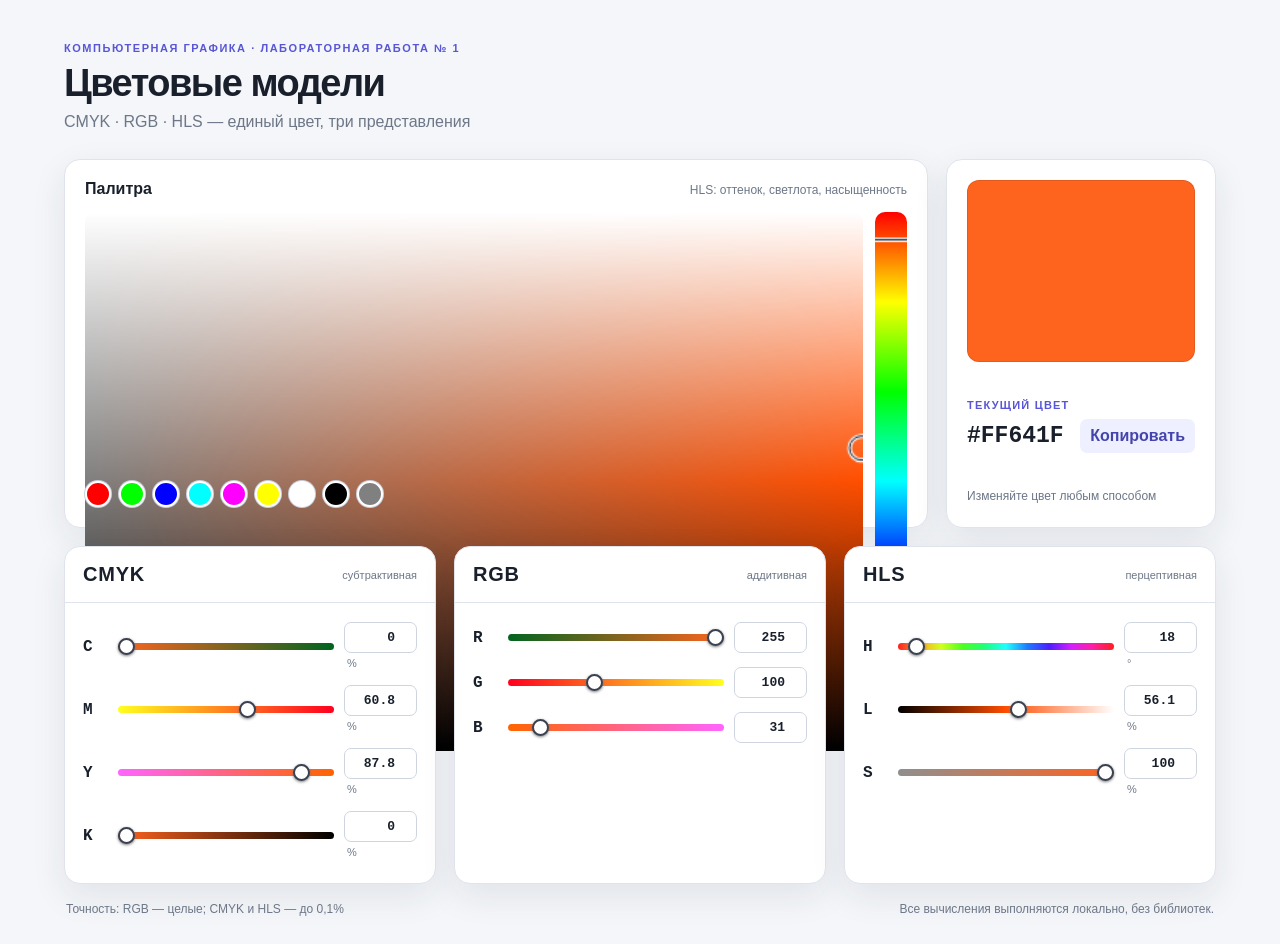
<file: lab1/index.html>
<!doctype html>
<html lang="ru">
<head>
  <meta charset="UTF-8" />
  <meta name="viewport" content="width=device-width, initial-scale=1.0" />
  <title>ЛР №1 — CMYK · RGB · HLS</title>
  <link rel="stylesheet" href="styles.css" />
</head>
<body>
  <main class="shell">
    <header><p class="eyebrow">КОМПЬЮТЕРНАЯ ГРАФИКА · ЛАБОРАТОРНАЯ РАБОТА № 1</p><h1>Цветовые модели</h1><p class="subtitle">CMYK · RGB · HLS — единый цвет, три представления</p></header>
    <section class="workspace" aria-label="Выбор цвета">
      <div class="picker-card">
        <div class="section-head"><h2>Палитра</h2><span class="hint">HLS: оттенок, светлота, насыщенность</span></div>
        <div class="picker-grid"><canvas id="colourField" width="520" height="360" aria-label="Поле светлоты и насыщенности"></canvas><canvas id="hueBar" width="42" height="360" aria-label="Полоса оттенка"></canvas></div>
        <div class="presets" id="presets" aria-label="Быстрые цвета"></div>
      </div>
      <aside class="preview-card">
        <div id="swatch" class="swatch" aria-label="Предпросмотр текущего цвета"></div>
        <div><span class="label">ТЕКУЩИЙ ЦВЕТ</span><div class="hex-line"><output id="hexValue">#000000</output><button id="copyHex" type="button" title="Скопировать HEX">Копировать</button></div></div>
        <p id="notice" class="notice" role="status" aria-live="polite">Изменяйте цвет любым способом</p>
      </aside>
    </section>
    <section class="models" id="models" aria-label="Цветовые модели"></section>
    <footer><span>Точность: RGB — целые; CMYK и HLS — до 0,1%</span><span>Все вычисления выполняются локально, без библиотек.</span></footer>
  </main>
  <script type="module" src="app.js"></script>
</body>
</html>
</file>
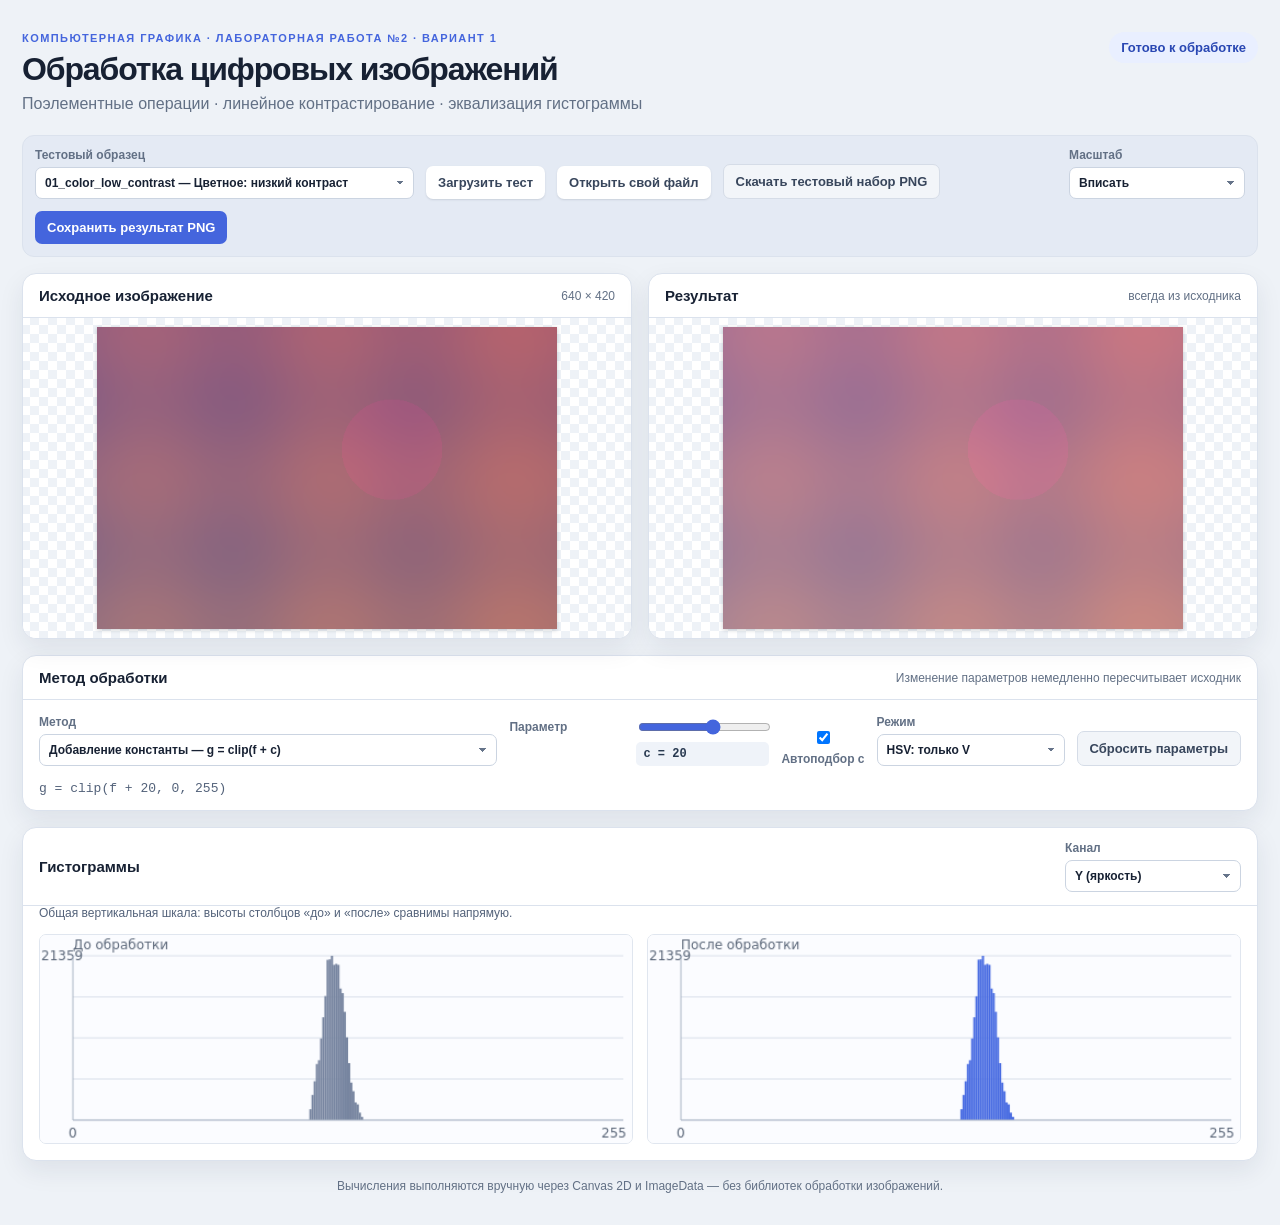
<file: lab2/index.html>
<!doctype html>
<html lang="ru"><head><meta charset="UTF-8"><meta name="viewport" content="width=device-width,initial-scale=1"><title>ЛР №2 — Обработка изображений</title><link rel="stylesheet" href="styles.css"></head>
<body><main class="app-shell">
  <header class="top"><div><p class="eyebrow">КОМПЬЮТЕРНАЯ ГРАФИКА · ЛАБОРАТОРНАЯ РАБОТА №2 · ВАРИАНТ 1</p><h1>Обработка цифровых изображений</h1><p>Поэлементные операции · линейное контрастирование · эквализация гистограммы</p></div><div id="status" class="status">Готово к обработке</div></header>
  <section class="toolbar" aria-label="Источник и сохранение"><label>Тестовый образец<select id="testSelect"></select></label><button id="loadTest">Загрузить тест</button><label class="file-button">Открыть свой файл<input id="fileInput" type="file" accept="image/*"></label><button id="downloadSet" class="quiet">Скачать тестовый набор PNG</button><span class="spacer"></span><label>Масштаб<select id="zoom"><option value="fit">Вписать</option><option value="100">100%</option></select></label><button id="saveResult" class="primary">Сохранить результат PNG</button></section>
  <section class="image-grid"><article class="panel"><div class="panel-title"><h2>Исходное изображение</h2><span id="sourceInfo"></span></div><div class="canvas-wrap"><canvas id="sourceCanvas"></canvas></div></article><article class="panel"><div class="panel-title"><h2>Результат</h2><span id="resultInfo">всегда из исходника</span></div><div class="canvas-wrap"><canvas id="resultCanvas"></canvas></div></article></section>
  <section class="controls panel"><div class="panel-title"><h2>Метод обработки</h2><span>Изменение параметров немедленно пересчитывает исходник</span></div><div class="control-row"><label>Метод<select id="method"><option value="add">Добавление константы — g = clip(f + c)</option><option value="multiply">Умножение — g = clip(round(f · k))</option><option value="negative">Негатив — g = 255 − f</option><option value="log">Логарифм — g = c · ln(1 + f)</option><option value="gamma">Гамма-коррекция — g = 255 · (f/255)^γ</option><option value="stretch">Линейное контрастирование</option><option value="equalize">Эквализация гистограммы</option></select></label><label id="valueControl">Параметр <input id="valueRange" type="range"><output id="valueOutput"></output></label><label id="autoLog"><input id="autoLogCheckbox" type="checkbox" checked> Автоподбор c</label><label id="modeControl">Режим<select id="colourMode"><option value="hsv">HSV: только V</option><option value="rgb">RGB: по каналам</option><option value="gray">Яркость Y: полутоновый</option></select></label><button id="reset" class="quiet">Сбросить параметры</button></div><p id="formula" class="formula"></p></section>
  <section class="histograms panel"><div class="panel-title"><h2>Гистограммы</h2><label>Канал<select id="histChannel"><option value="y">Y (яркость)</option><option value="r">R</option><option value="g">G</option><option value="b">B</option><option value="v">V (HSV)</option></select></label></div><p class="hist-note">Общая вертикальная шкала: высоты столбцов «до» и «после» сравнимы напрямую.</p><div class="hist-grid"><canvas id="beforeHistogram" width="540" height="190"></canvas><canvas id="afterHistogram" width="540" height="190"></canvas></div></section>
  <footer>Вычисления выполняются вручную через Canvas 2D и ImageData — без библиотек обработки изображений.</footer>
</main><script type="module" src="app.js"></script></body></html>
</file>
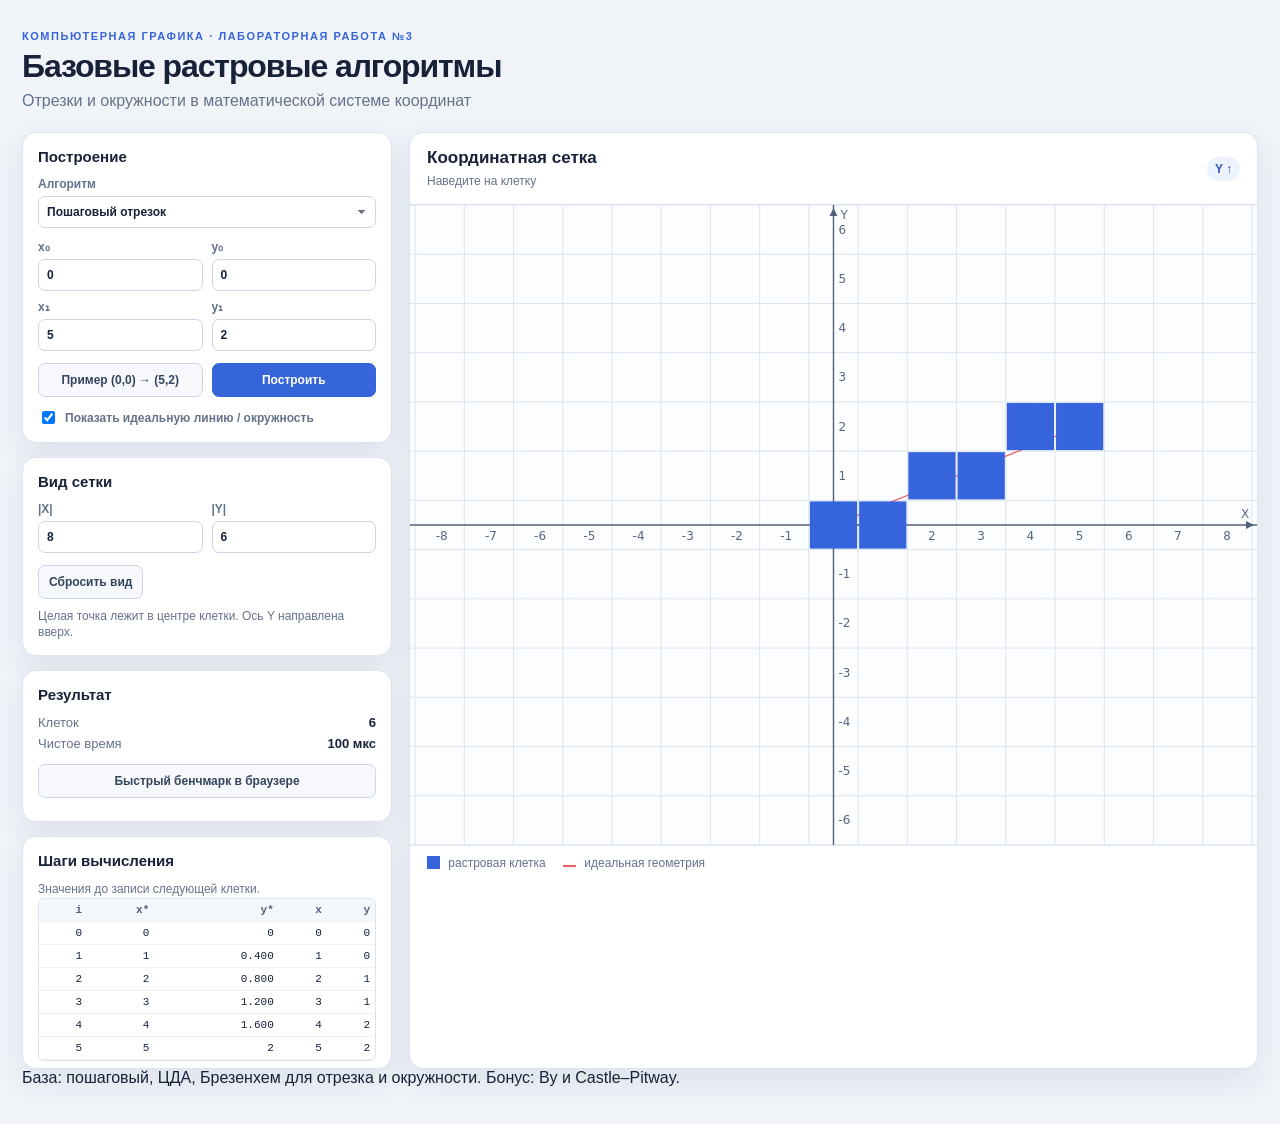
<file: lab3/index.html>
<!doctype html><html lang="ru"><head><meta charset="UTF-8"><meta name="viewport" content="width=device-width,initial-scale=1"><title>ЛР №3 — Растровые алгоритмы</title><link rel="stylesheet" href="styles.css"></head><body><main class="shell">
<header><p class="eyebrow">КОМПЬЮТЕРНАЯ ГРАФИКА · ЛАБОРАТОРНАЯ РАБОТА №3</p><h1>Базовые растровые алгоритмы</h1><p class="lead">Отрезки и окружности в математической системе координат</p></header>
<div class="layout"><aside class="side"><section class="card"><h2>Построение</h2><label>Алгоритм<select id="algorithm"><optgroup label="Базовые"><option value="step">Пошаговый отрезок</option><option value="dda">ЦДА / DDA</option><option value="bres">Брезенхем: отрезок</option><option value="circle">Брезенхем: окружность</option></optgroup><optgroup label="Бонус"><option value="wu">Ву: сглаженный отрезок</option><option value="castle">Castle–Pitway: отрезок</option></optgroup></select></label><div id="lineFields" class="fields"><label>x₀<input id="x0" type="number" value="0"></label><label>y₀<input id="y0" type="number" value="0"></label><label>x₁<input id="x1" type="number" value="5"></label><label>y₁<input id="y1" type="number" value="2"></label></div><div id="circleFields" class="fields hidden"><label>x<sub>c</sub><input id="xc" type="number" value="0"></label><label>y<sub>c</sub><input id="yc" type="number" value="0"></label><label>r<input id="radius" type="number" min="0" value="4"></label></div><div class="actions"><button id="preset">Пример (0,0) → (5,2)</button><button id="draw" class="primary">Построить</button></div><label class="toggle"><input id="ideal" type="checkbox" checked> Показать идеальную линию / окружность</label></section>
<section class="card"><h2>Вид сетки</h2><div class="fields"><label>|X|<input id="rangeX" type="number" min="1" max="100" value="8"></label><label>|Y|<input id="rangeY" type="number" min="1" max="100" value="6"></label></div><button id="resetView">Сбросить вид</button><p class="muted">Целая точка лежит в центре клетки. Ось Y направлена вверх.</p></section>
<section class="card results"><h2>Результат</h2><p><span>Клеток</span><b id="pointCount">—</b></p><p><span>Чистое время</span><b id="runTime">—</b></p><p id="wordRow" class="hidden"><span>Строка шагов</span><code id="stepWord"></code></p><button id="quickBench">Быстрый бенчмарк в браузере</button><pre id="benchOutput"></pre></section>
<section class="card steps"><h2>Шаги вычисления</h2><p id="stepsHint" class="muted">Таблица появится после построения.</p><div class="table-wrap"><table><thead id="stepsHead"></thead><tbody id="stepsBody"></tbody></table></div></section></aside>
<section class="canvas-card"><div class="canvas-head"><div><h2>Координатная сетка</h2><span id="hover">Наведите на клетку</span></div><span class="badge">Y ↑</span></div><canvas id="grid"></canvas><div class="legend"><i class="raster"></i> растровая клетка <i class="ideal"></i> идеальная геометрия</div></section></div>
<footer>База: пошаговый, ЦДА, Брезенхем для отрезка и окружности. Бонус: Ву и Castle–Pitway.</footer></main><script src="algorithms.js"></script><script src="gridCanvas.js"></script><script src="app.js"></script></body></html>
</file>
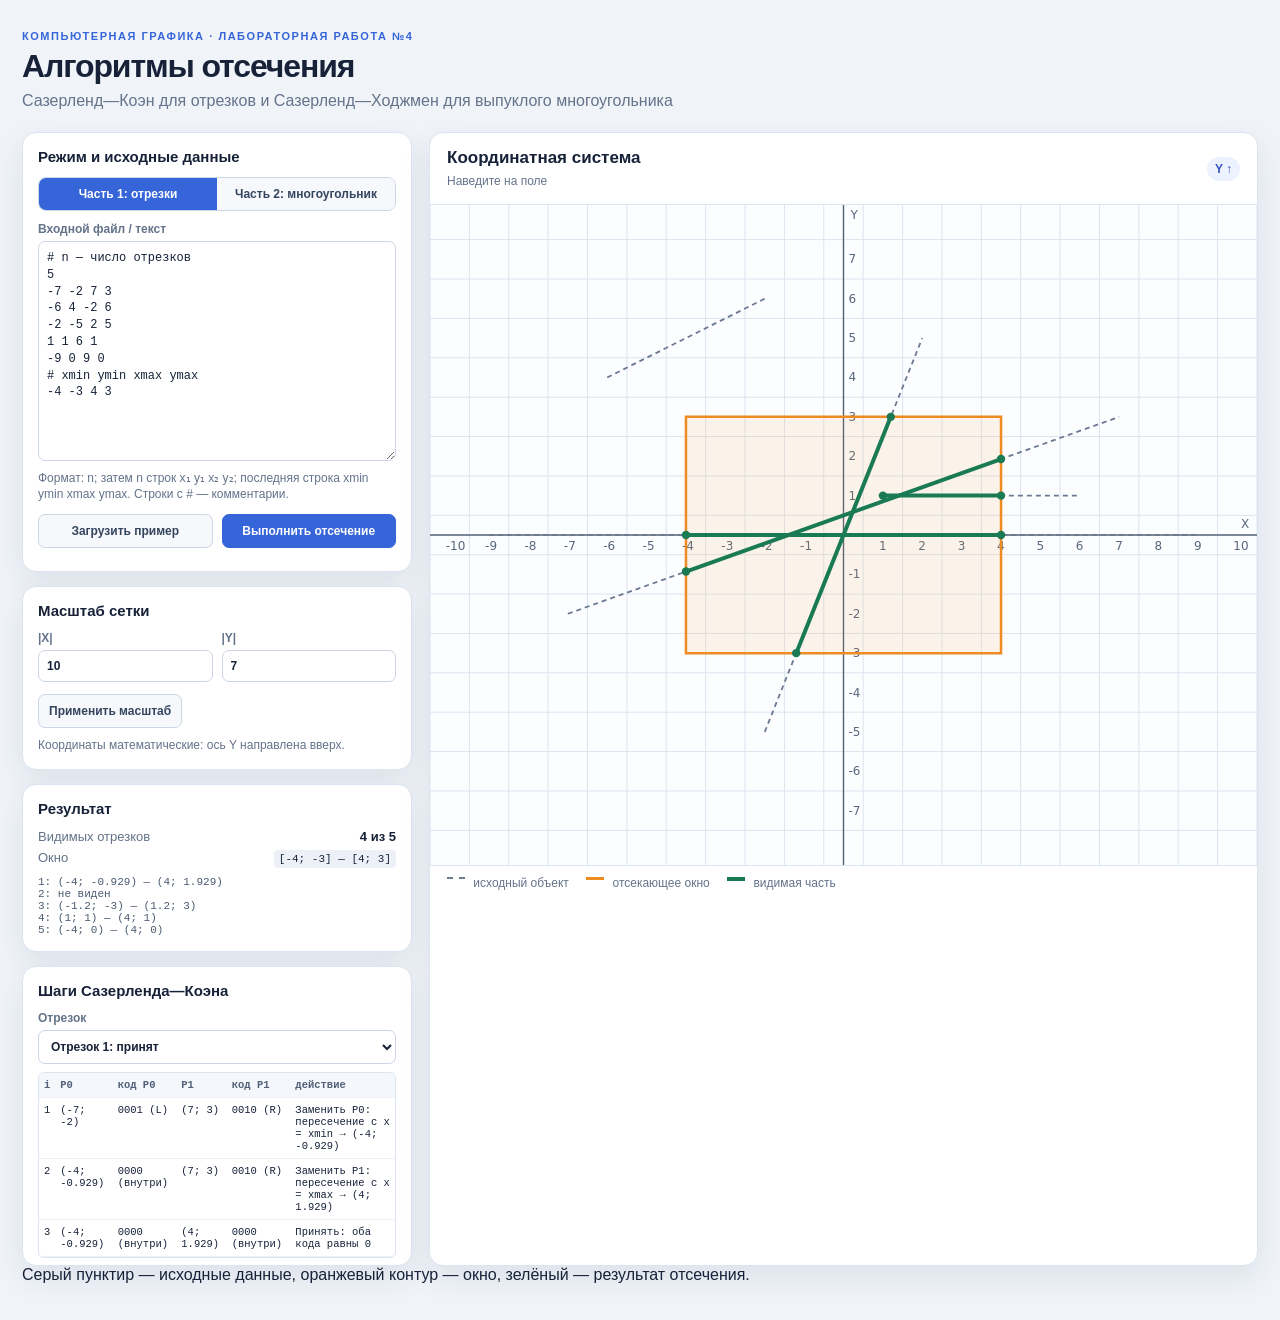
<file: lab4/index.html>
<!doctype html><html lang="ru"><head><meta charset="UTF-8"><meta name="viewport" content="width=device-width,initial-scale=1"><title>ЛР №4 — Алгоритмы отсечения</title><link rel="stylesheet" href="styles.css"></head><body><main class="shell">
<header><p class="eyebrow">КОМПЬЮТЕРНАЯ ГРАФИКА · ЛАБОРАТОРНАЯ РАБОТА №4</p><h1>Алгоритмы отсечения</h1><p class="lead">Сазерленд—Коэн для отрезков и Сазерленд—Ходжмен для выпуклого многоугольника</p></header>
<div class="layout"><aside class="side"><section class="card"><h2>Режим и исходные данные</h2><div class="tabs"><button class="tab active" data-mode="segments">Часть 1: отрезки</button><button class="tab" data-mode="polygon">Часть 2: многоугольник</button></div><label>Входной файл / текст<textarea id="source" spellcheck="false"></textarea></label><p id="format" class="muted"></p><div class="actions"><button id="preset">Загрузить пример</button><button id="apply" class="primary">Выполнить отсечение</button></div><p id="message" class="message"></p></section>
<section class="card"><h2>Масштаб сетки</h2><div class="fields"><label>|X|<input id="rangeX" type="number" min="1" max="100" value="10"></label><label>|Y|<input id="rangeY" type="number" min="1" max="100" value="7"></label></div><button id="resetView">Применить масштаб</button><p class="muted">Координаты математические: ось Y направлена вверх.</p></section>
<section class="card results"><h2>Результат</h2><p><span id="statLabel">Видимых отрезков</span><b id="stat">—</b></p><p><span>Окно</span><code id="rectOut">—</code></p><pre id="resultOut"></pre></section>
<section class="card steps"><h2 id="stepsTitle">Шаги Сазерленда—Коэна</h2><label id="pickLabel">Отрезок<select id="pick"></select></label><div class="table-wrap"><table><thead id="stepsHead"></thead><tbody id="stepsBody"></tbody></table></div></section></aside>
<section class="canvas-card"><div class="canvas-head"><div><h2>Координатная система</h2><span id="hover">Наведите на поле</span></div><span class="badge">Y ↑</span></div><canvas id="grid"></canvas><div class="legend"><i class="source"></i> исходный объект <i class="window"></i> отсекающее окно <i class="visible"></i> видимая часть</div></section></div>
<footer>Серый пунктир — исходные данные, оранжевый контур — окно, зелёный — результат отсечения.</footer></main><script src="clippingAlgorithms.js"></script><script src="gridCanvas.js"></script><script src="app.js"></script></body></html>
</file>
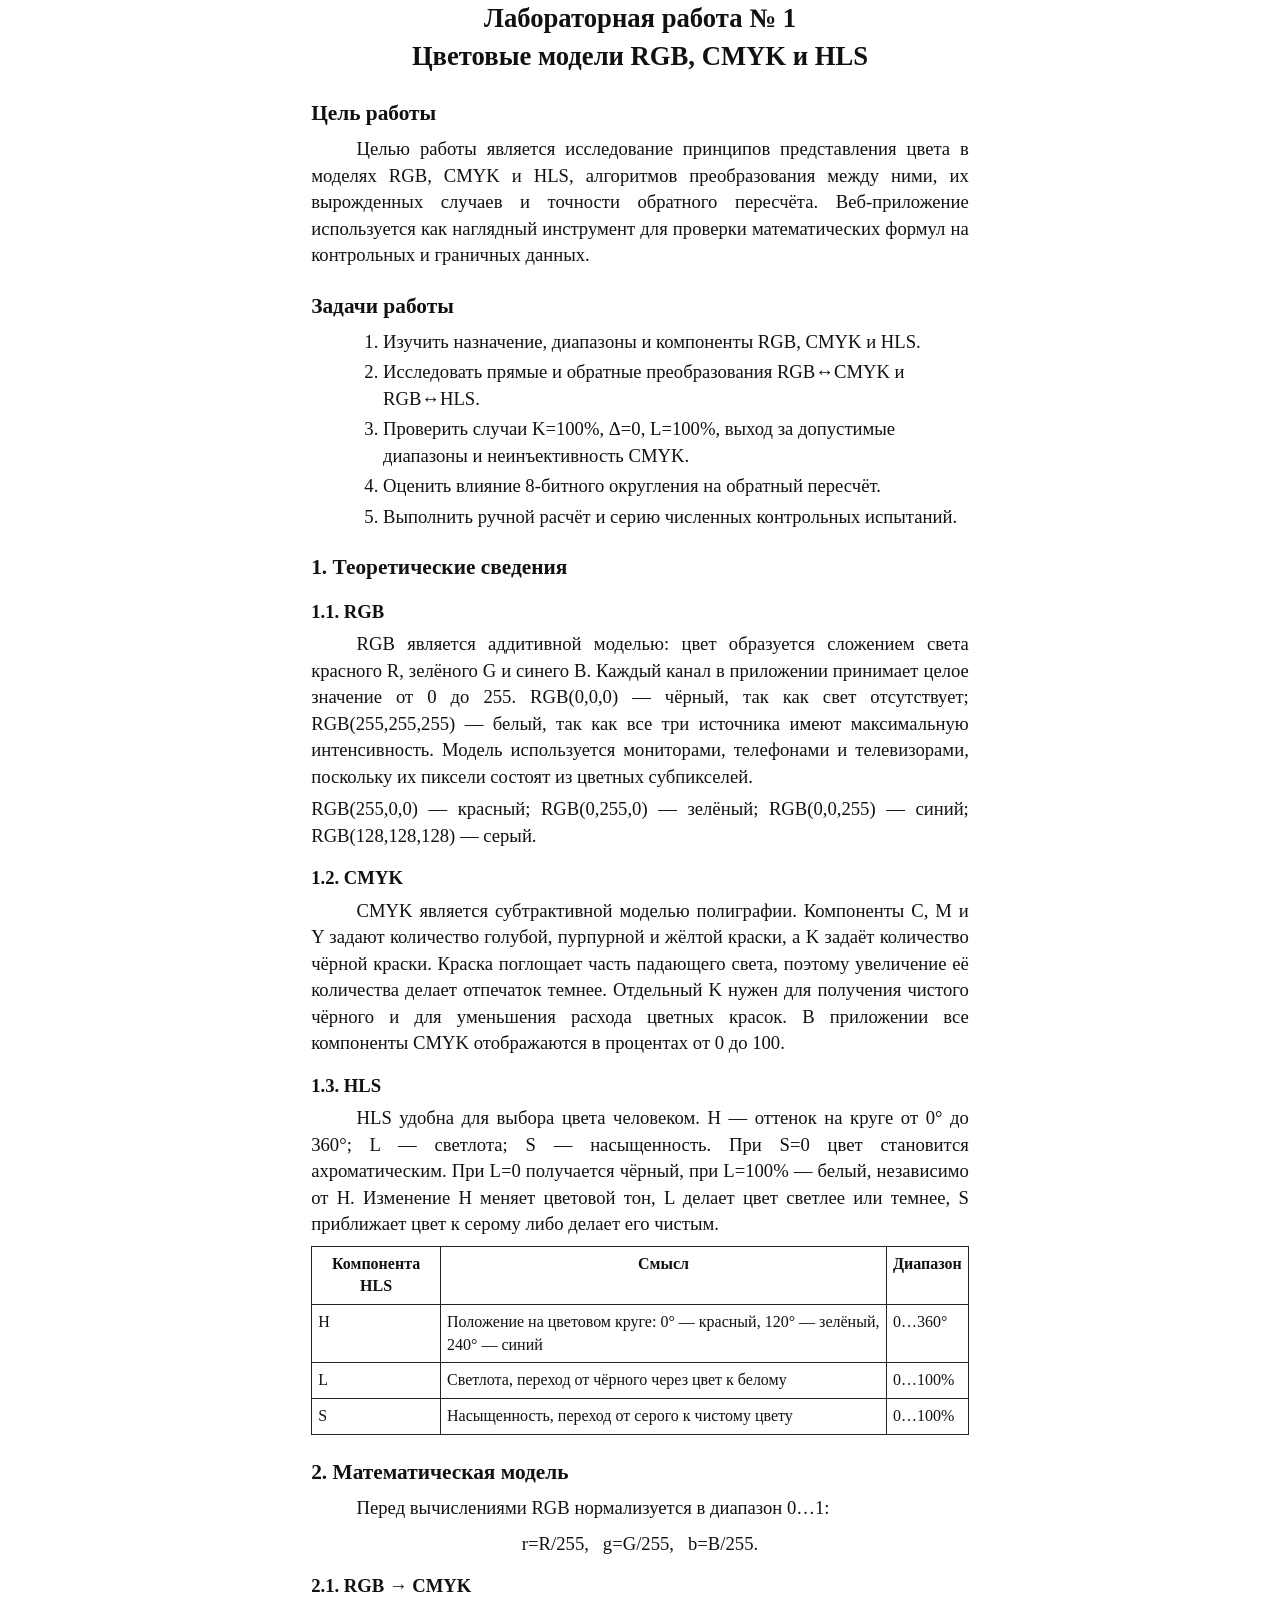
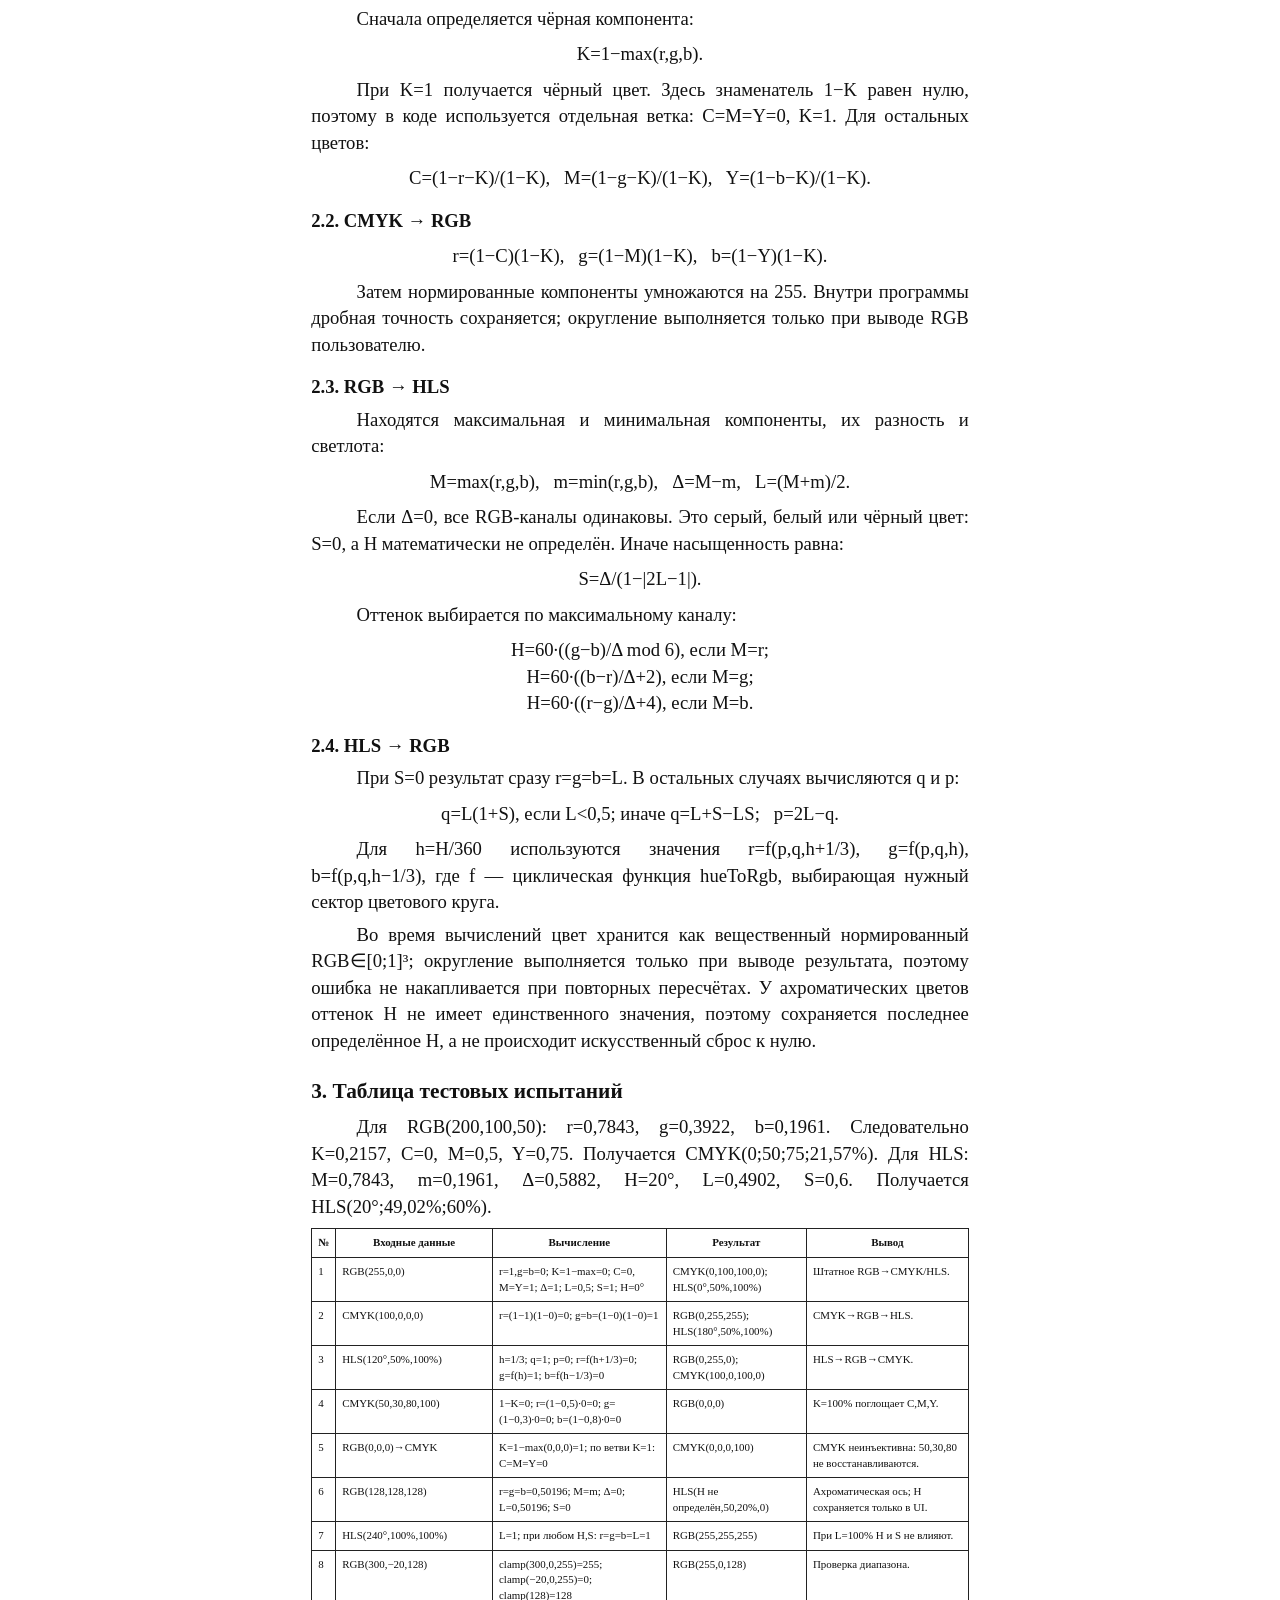
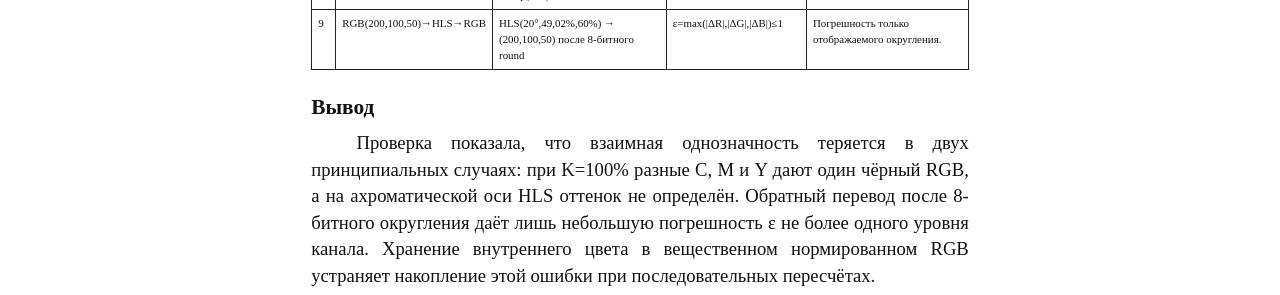
<file: lab1/report.html>
<!doctype html><html lang="ru"><head><meta charset="UTF-8"><title>Лабораторная работа 1 — Цветовые модели</title><style>@page{size:A4;margin:20mm 18mm}body{font-family:"Times New Roman",serif;font-size:14pt;line-height:1.42;color:#111;max-width:174mm;margin:0 auto}h1{font-size:20pt;text-align:center;margin:0 0 20px}h2{font-size:16pt;margin:22px 0 8px}h3{font-size:14pt;margin:16px 0 6px}p{text-align:justify;text-indent:12mm;margin:6px 0}.noindent{text-indent:0}.formula{font-family:"Cambria Math","Times New Roman",serif;text-align:center;text-indent:0;margin:9px 0}pre{font:11pt Consolas,monospace;white-space:pre-wrap;background:#f4f4f4;border-left:3px solid #666;padding:10px 12px;margin:10px 0}table{border-collapse:collapse;width:100%;font-size:12pt;margin:8px 0}th,td{border:1px solid #222;padding:6px;vertical-align:top}th{text-align:center}ul,ol{margin:5px 0 8px 12mm;padding-left:7mm}li{margin:4px 0}@media print{body{max-width:none}}</style></head><body>
<h1>Лабораторная работа № 1<br>Цветовые модели RGB, CMYK и HLS</h1><style>table{break-inside:avoid;page-break-inside:avoid}table:nth-of-type(2){break-before:page;page-break-before:always}</style>
<h2>Цель работы</h2><p>Целью работы является исследование принципов представления цвета в моделях RGB, CMYK и HLS, алгоритмов преобразования между ними, их вырожденных случаев и точности обратного пересчёта. Веб-приложение используется как наглядный инструмент для проверки математических формул на контрольных и граничных данных.</p>
<h2>Задачи работы</h2><ol><li>Изучить назначение, диапазоны и компоненты RGB, CMYK и HLS.</li><li>Исследовать прямые и обратные преобразования RGB↔CMYK и RGB↔HLS.</li><li>Проверить случаи K=100%, Δ=0, L=100%, выход за допустимые диапазоны и неинъективность CMYK.</li><li>Оценить влияние 8-битного округления на обратный пересчёт.</li><li>Выполнить ручной расчёт и серию численных контрольных испытаний.</li></ol>
<h2>1. Теоретические сведения</h2>
<h3>1.1. RGB</h3><p>RGB является аддитивной моделью: цвет образуется сложением света красного R, зелёного G и синего B. Каждый канал в приложении принимает целое значение от 0 до 255. RGB(0,0,0) — чёрный, так как свет отсутствует; RGB(255,255,255) — белый, так как все три источника имеют максимальную интенсивность. Модель используется мониторами, телефонами и телевизорами, поскольку их пиксели состоят из цветных субпикселей.</p><p class="noindent">RGB(255,0,0) — красный; RGB(0,255,0) — зелёный; RGB(0,0,255) — синий; RGB(128,128,128) — серый.</p>
<h3>1.2. CMYK</h3><p>CMYK является субтрактивной моделью полиграфии. Компоненты C, M и Y задают количество голубой, пурпурной и жёлтой краски, а K задаёт количество чёрной краски. Краска поглощает часть падающего света, поэтому увеличение её количества делает отпечаток темнее. Отдельный K нужен для получения чистого чёрного и для уменьшения расхода цветных красок. В приложении все компоненты CMYK отображаются в процентах от 0 до 100.</p>
<h3>1.3. HLS</h3><p>HLS удобна для выбора цвета человеком. H — оттенок на круге от 0° до 360°; L — светлота; S — насыщенность. При S=0 цвет становится ахроматическим. При L=0 получается чёрный, при L=100% — белый, независимо от H. Изменение H меняет цветовой тон, L делает цвет светлее или темнее, S приближает цвет к серому либо делает его чистым.</p>
<table><tr><th>Компонента HLS</th><th>Смысл</th><th>Диапазон</th></tr><tr><td>H</td><td>Положение на цветовом круге: 0° — красный, 120° — зелёный, 240° — синий</td><td>0…360°</td></tr><tr><td>L</td><td>Светлота, переход от чёрного через цвет к белому</td><td>0…100%</td></tr><tr><td>S</td><td>Насыщенность, переход от серого к чистому цвету</td><td>0…100%</td></tr></table>
<h2>2. Математическая модель</h2><p>Перед вычислениями RGB нормализуется в диапазон 0…1:</p><p class="formula">r=R/255, &nbsp; g=G/255, &nbsp; b=B/255.</p>
<h3>2.1. RGB → CMYK</h3><p>Сначала определяется чёрная компонента:</p><p class="formula">K=1−max(r,g,b).</p><p>При K=1 получается чёрный цвет. Здесь знаменатель 1−K равен нулю, поэтому в коде используется отдельная ветка: C=M=Y=0, K=1. Для остальных цветов:</p><p class="formula">C=(1−r−K)/(1−K), &nbsp; M=(1−g−K)/(1−K), &nbsp; Y=(1−b−K)/(1−K).</p>
<h3>2.2. CMYK → RGB</h3><p class="formula">r=(1−C)(1−K), &nbsp; g=(1−M)(1−K), &nbsp; b=(1−Y)(1−K).</p><p>Затем нормированные компоненты умножаются на 255. Внутри программы дробная точность сохраняется; округление выполняется только при выводе RGB пользователю.</p>
<h3>2.3. RGB → HLS</h3><p>Находятся максимальная и минимальная компоненты, их разность и светлота:</p><p class="formula">M=max(r,g,b), &nbsp; m=min(r,g,b), &nbsp; Δ=M−m, &nbsp; L=(M+m)/2.</p><p>Если Δ=0, все RGB-каналы одинаковы. Это серый, белый или чёрный цвет: S=0, а H математически не определён. Иначе насыщенность равна:</p><p class="formula">S=Δ/(1−|2L−1|).</p><p>Оттенок выбирается по максимальному каналу:</p><p class="formula">H=60·((g−b)/Δ mod 6), если M=r;<br>H=60·((b−r)/Δ+2), если M=g;<br>H=60·((r−g)/Δ+4), если M=b.</p>
<h3>2.4. HLS → RGB</h3><p>При S=0 результат сразу r=g=b=L. В остальных случаях вычисляются q и p:</p><p class="formula">q=L(1+S), если L&lt;0,5; иначе q=L+S−LS; &nbsp; p=2L−q.</p><p>Для h=H/360 используются значения r=f(p,q,h+1/3), g=f(p,q,h), b=f(p,q,h−1/3), где f — циклическая функция hueToRgb, выбирающая нужный сектор цветового круга.</p>
<p>Во время вычислений цвет хранится как вещественный нормированный RGB∈[0;1]³; округление выполняется только при выводе результата, поэтому ошибка не накапливается при повторных пересчётах. У ахроматических цветов оттенок H не имеет единственного значения, поэтому сохраняется последнее определённое H, а не происходит искусственный сброс к нулю.</p>
<h2>3. Таблица тестовых испытаний</h2><p>Для RGB(200,100,50): r=0,7843, g=0,3922, b=0,1961. Следовательно K=0,2157, C=0, M=0,5, Y=0,75. Получается CMYK(0;50;75;21,57%). Для HLS: M=0,7843, m=0,1961, Δ=0,5882, H=20°, L=0,4902, S=0,6. Получается HLS(20°;49,02%;60%).</p><table style="font-size:8.2pt"><tr><th>№</th><th>Входные данные</th><th>Вычисление</th><th>Результат</th><th>Вывод</th></tr><tr><td>1</td><td>RGB(255,0,0)</td><td>r=1,g=b=0; K=1−max=0; C=0, M=Y=1; Δ=1; L=0,5; S=1; H=0°</td><td>CMYK(0,100,100,0); HLS(0°,50%,100%)</td><td>Штатное RGB→CMYK/HLS.</td></tr><tr><td>2</td><td>CMYK(100,0,0,0)</td><td>r=(1−1)(1−0)=0; g=b=(1−0)(1−0)=1</td><td>RGB(0,255,255); HLS(180°,50%,100%)</td><td>CMYK→RGB→HLS.</td></tr><tr><td>3</td><td>HLS(120°,50%,100%)</td><td>h=1/3; q=1; p=0; r=f(h+1/3)=0; g=f(h)=1; b=f(h−1/3)=0</td><td>RGB(0,255,0); CMYK(100,0,100,0)</td><td>HLS→RGB→CMYK.</td></tr><tr><td>4</td><td>CMYK(50,30,80,100)</td><td>1−K=0; r=(1−0,5)·0=0; g=(1−0,3)·0=0; b=(1−0,8)·0=0</td><td>RGB(0,0,0)</td><td>K=100% поглощает C,M,Y.</td></tr><tr><td>5</td><td>RGB(0,0,0)→CMYK</td><td>K=1−max(0,0,0)=1; по ветви K=1: C=M=Y=0</td><td>CMYK(0,0,0,100)</td><td>CMYK неинъективна: 50,30,80 не восстанавливаются.</td></tr><tr><td>6</td><td>RGB(128,128,128)</td><td>r=g=b=0,50196; M=m; Δ=0; L=0,50196; S=0</td><td>HLS(H не определён,50,20%,0)</td><td>Ахроматическая ось; H сохраняется только в UI.</td></tr><tr><td>7</td><td>HLS(240°,100%,100%)</td><td>L=1; при любом H,S: r=g=b=L=1</td><td>RGB(255,255,255)</td><td>При L=100% H и S не влияют.</td></tr><tr><td>8</td><td>RGB(300,−20,128)</td><td>clamp(300,0,255)=255; clamp(−20,0,255)=0; clamp(128)=128</td><td>RGB(255,0,128)</td><td>Проверка диапазона.</td></tr><tr><td>9</td><td>RGB(200,100,50)→HLS→RGB</td><td>HLS(20°,49,02%,60%) → (200,100,50) после 8-битного round</td><td>ε=max(|ΔR|,|ΔG|,|ΔB|)≤1</td><td>Погрешность только отображаемого округления.</td></tr></table>
<h2>Вывод</h2><p>Проверка показала, что взаимная однозначность теряется в двух принципиальных случаях: при K=100% разные C, M и Y дают один чёрный RGB, а на ахроматической оси HLS оттенок не определён. Обратный перевод после 8-битного округления даёт лишь небольшую погрешность ε не более одного уровня канала. Хранение внутреннего цвета в вещественном нормированном RGB устраняет накопление этой ошибки при последовательных пересчётах.</p>
</body></html>
</file>
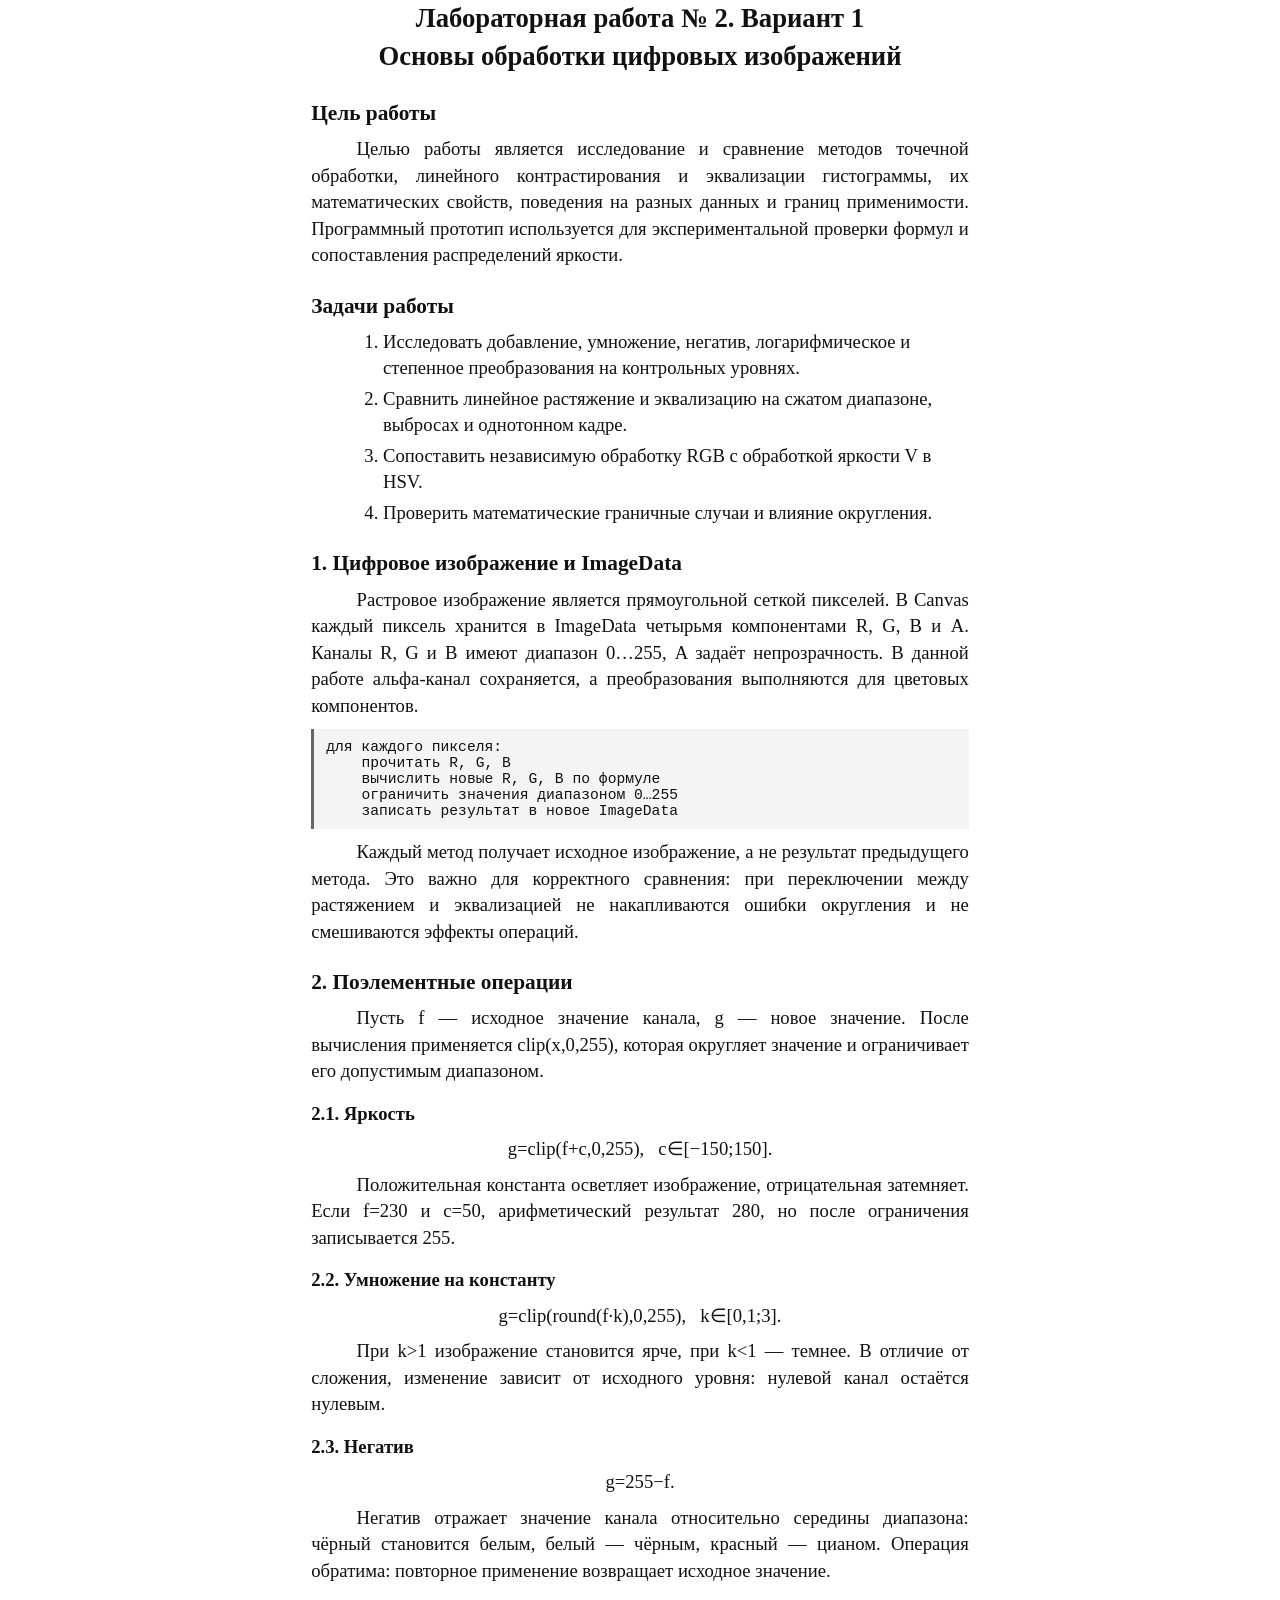
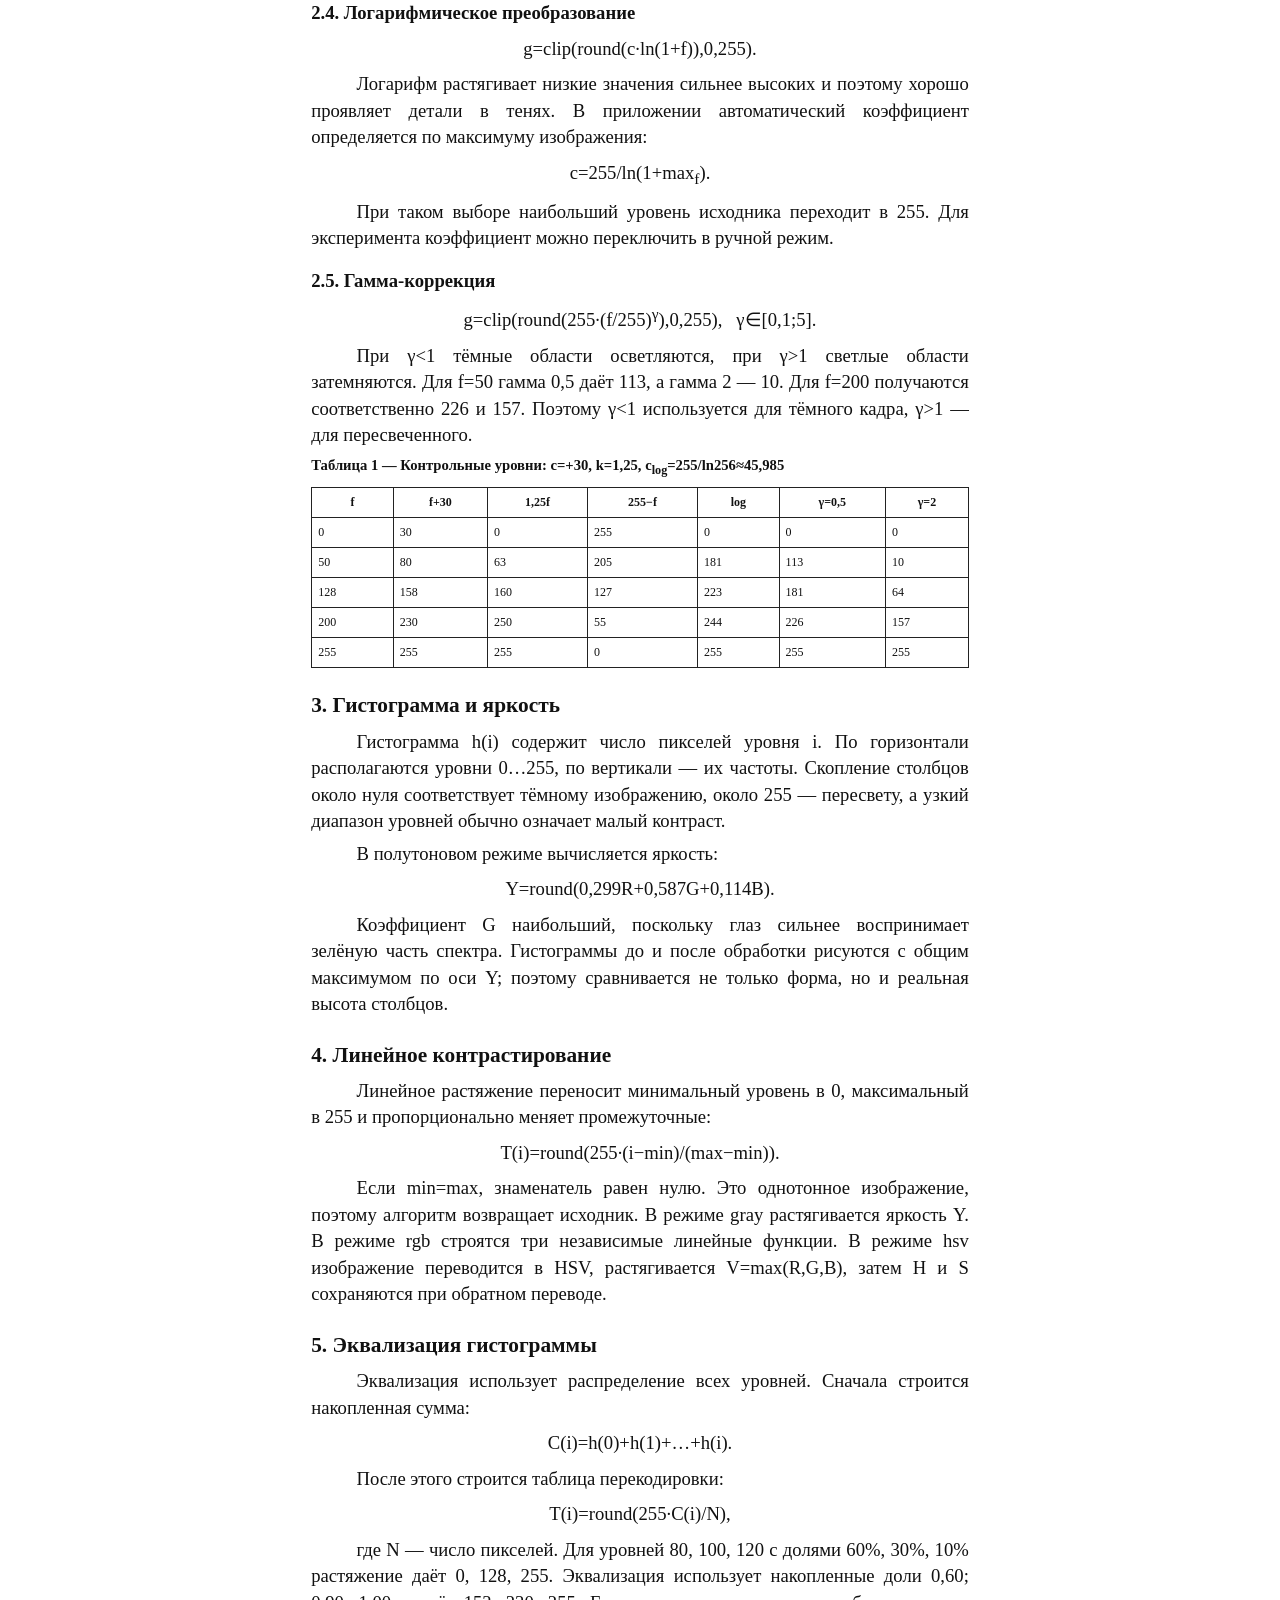
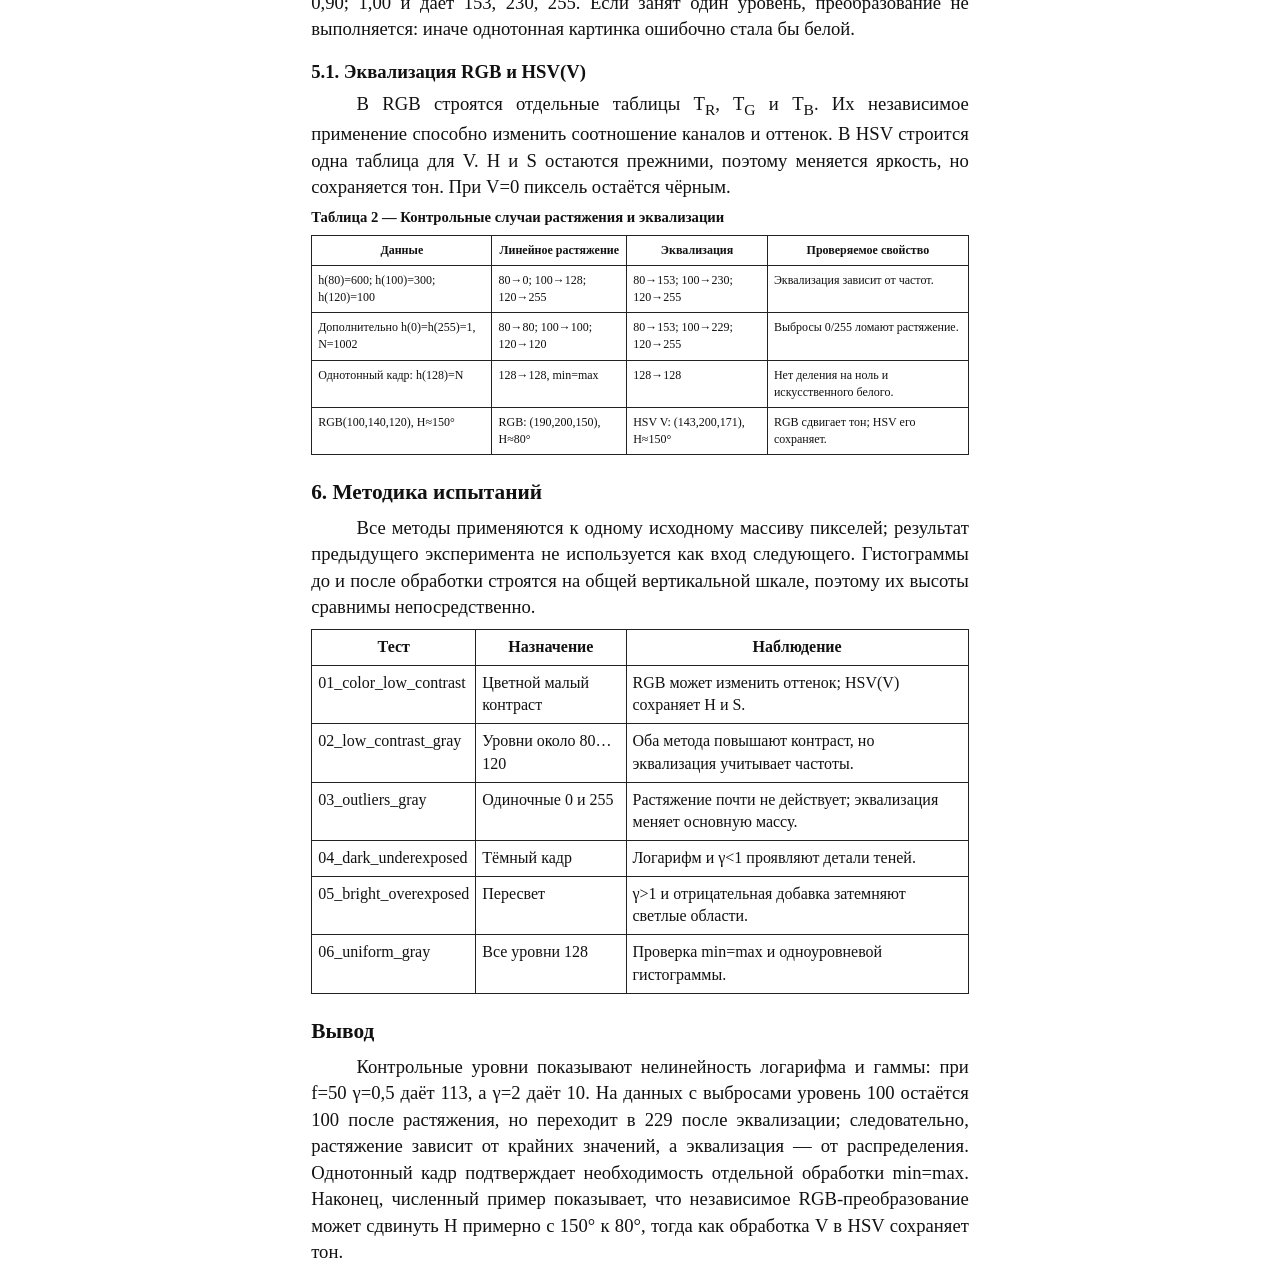
<file: lab2/report.html>
<!doctype html><html lang="ru"><head><meta charset="UTF-8"><title>Лабораторная работа 2 — Обработка изображений</title><style>@page{size:A4;margin:20mm 18mm}body{font-family:"Times New Roman",serif;font-size:14pt;line-height:1.42;color:#111;max-width:174mm;margin:0 auto}h1{font-size:20pt;text-align:center;margin:0 0 20px}h2{font-size:16pt;margin:22px 0 8px}h3{font-size:14pt;margin:16px 0 6px}p{text-align:justify;text-indent:12mm;margin:6px 0}.formula{text-align:center;text-indent:0;font-family:"Cambria Math","Times New Roman",serif;margin:9px 0}pre{font:11pt Consolas,monospace;white-space:pre-wrap;background:#f4f4f4;border-left:3px solid #666;padding:10px 12px;margin:10px 0}table{border-collapse:collapse;width:100%;font-size:12pt;margin:8px 0}th,td{border:1px solid #222;padding:6px;vertical-align:top}th{text-align:center}ol{margin:5px 0 8px 12mm;padding-left:7mm}li{margin:4px 0}@media print{body{max-width:none}}</style></head><body>
<h1>Лабораторная работа № 2. Вариант 1<br>Основы обработки цифровых изображений</h1>
<h2>Цель работы</h2><p>Целью работы является исследование и сравнение методов точечной обработки, линейного контрастирования и эквализации гистограммы, их математических свойств, поведения на разных данных и границ применимости. Программный прототип используется для экспериментальной проверки формул и сопоставления распределений яркости.</p>
<h2>Задачи работы</h2><ol><li>Исследовать добавление, умножение, негатив, логарифмическое и степенное преобразования на контрольных уровнях.</li><li>Сравнить линейное растяжение и эквализацию на сжатом диапазоне, выбросах и однотонном кадре.</li><li>Сопоставить независимую обработку RGB с обработкой яркости V в HSV.</li><li>Проверить математические граничные случаи и влияние округления.</li></ol>
<h2>1. Цифровое изображение и ImageData</h2><p>Растровое изображение является прямоугольной сеткой пикселей. В Canvas каждый пиксель хранится в ImageData четырьмя компонентами R, G, B и A. Каналы R, G и B имеют диапазон 0…255, A задаёт непрозрачность. В данной работе альфа-канал сохраняется, а преобразования выполняются для цветовых компонентов.</p><pre>для каждого пикселя:<br>    прочитать R, G, B<br>    вычислить новые R, G, B по формуле<br>    ограничить значения диапазоном 0…255<br>    записать результат в новое ImageData</pre><p>Каждый метод получает исходное изображение, а не результат предыдущего метода. Это важно для корректного сравнения: при переключении между растяжением и эквализацией не накапливаются ошибки округления и не смешиваются эффекты операций.</p>
<h2>2. Поэлементные операции</h2><p>Пусть f — исходное значение канала, g — новое значение. После вычисления применяется clip(x,0,255), которая округляет значение и ограничивает его допустимым диапазоном.</p>
<h3>2.1. Яркость</h3><p class="formula">g=clip(f+c,0,255), &nbsp; c∈[−150;150].</p><p>Положительная константа осветляет изображение, отрицательная затемняет. Если f=230 и c=50, арифметический результат 280, но после ограничения записывается 255.</p>
<h3>2.2. Умножение на константу</h3><p class="formula">g=clip(round(f·k),0,255), &nbsp; k∈[0,1;3].</p><p>При k&gt;1 изображение становится ярче, при k&lt;1 — темнее. В отличие от сложения, изменение зависит от исходного уровня: нулевой канал остаётся нулевым.</p>
<h3>2.3. Негатив</h3><p class="formula">g=255−f.</p><p>Негатив отражает значение канала относительно середины диапазона: чёрный становится белым, белый — чёрным, красный — цианом. Операция обратима: повторное применение возвращает исходное значение.</p>
<h3>2.4. Логарифмическое преобразование</h3><p class="formula">g=clip(round(c·ln(1+f)),0,255).</p><p>Логарифм растягивает низкие значения сильнее высоких и поэтому хорошо проявляет детали в тенях. В приложении автоматический коэффициент определяется по максимуму изображения:</p><p class="formula">c=255/ln(1+max<sub>f</sub>).</p><p>При таком выборе наибольший уровень исходника переходит в 255. Для эксперимента коэффициент можно переключить в ручной режим.</p>
<h3>2.5. Гамма-коррекция</h3><p class="formula">g=clip(round(255·(f/255)<sup>γ</sup>),0,255), &nbsp; γ∈[0,1;5].</p><p>При γ&lt;1 тёмные области осветляются, при γ&gt;1 светлые области затемняются. Для f=50 гамма 0,5 даёт 113, а гамма 2 — 10. Для f=200 получаются соответственно 226 и 157. Поэтому γ&lt;1 используется для тёмного кадра, γ&gt;1 — для пересвеченного.</p>
<p style="text-indent:0;font-size:11pt"><b>Таблица 1 — Контрольные уровни: c=+30, k=1,25, c<sub>log</sub>=255/ln256≈45,985</b></p><table style="font-size:9pt"><tr><th>f</th><th>f+30</th><th>1,25f</th><th>255−f</th><th>log</th><th>γ=0,5</th><th>γ=2</th></tr><tr><td>0</td><td>30</td><td>0</td><td>255</td><td>0</td><td>0</td><td>0</td></tr><tr><td>50</td><td>80</td><td>63</td><td>205</td><td>181</td><td>113</td><td>10</td></tr><tr><td>128</td><td>158</td><td>160</td><td>127</td><td>223</td><td>181</td><td>64</td></tr><tr><td>200</td><td>230</td><td>250</td><td>55</td><td>244</td><td>226</td><td>157</td></tr><tr><td>255</td><td>255</td><td>255</td><td>0</td><td>255</td><td>255</td><td>255</td></tr></table>
<h2>3. Гистограмма и яркость</h2><p>Гистограмма h(i) содержит число пикселей уровня i. По горизонтали располагаются уровни 0…255, по вертикали — их частоты. Скопление столбцов около нуля соответствует тёмному изображению, около 255 — пересвету, а узкий диапазон уровней обычно означает малый контраст.</p><p>В полутоновом режиме вычисляется яркость:</p><p class="formula">Y=round(0,299R+0,587G+0,114B).</p><p>Коэффициент G наибольший, поскольку глаз сильнее воспринимает зелёную часть спектра. Гистограммы до и после обработки рисуются с общим максимумом по оси Y; поэтому сравнивается не только форма, но и реальная высота столбцов.</p>
<h2>4. Линейное контрастирование</h2><p>Линейное растяжение переносит минимальный уровень в 0, максимальный в 255 и пропорционально меняет промежуточные:</p><p class="formula">T(i)=round(255·(i−min)/(max−min)).</p><p>Если min=max, знаменатель равен нулю. Это однотонное изображение, поэтому алгоритм возвращает исходник. В режиме gray растягивается яркость Y. В режиме rgb строятся три независимые линейные функции. В режиме hsv изображение переводится в HSV, растягивается V=max(R,G,B), затем H и S сохраняются при обратном переводе.</p>
<h2>5. Эквализация гистограммы</h2><p>Эквализация использует распределение всех уровней. Сначала строится накопленная сумма:</p><p class="formula">C(i)=h(0)+h(1)+…+h(i).</p><p>После этого строится таблица перекодировки:</p><p class="formula">T(i)=round(255·C(i)/N),</p><p>где N — число пикселей. Для уровней 80, 100, 120 с долями 60%, 30%, 10% растяжение даёт 0, 128, 255. Эквализация использует накопленные доли 0,60; 0,90; 1,00 и даёт 153, 230, 255. Если занят один уровень, преобразование не выполняется: иначе однотонная картинка ошибочно стала бы белой.</p>
<h3>5.1. Эквализация RGB и HSV(V)</h3><p>В RGB строятся отдельные таблицы T<sub>R</sub>, T<sub>G</sub> и T<sub>B</sub>. Их независимое применение способно изменить соотношение каналов и оттенок. В HSV строится одна таблица для V. H и S остаются прежними, поэтому меняется яркость, но сохраняется тон. При V=0 пиксель остаётся чёрным.</p>
<p style="text-indent:0;font-size:11pt"><b>Таблица 2 — Контрольные случаи растяжения и эквализации</b></p><table style="font-size:9pt"><tr><th>Данные</th><th>Линейное растяжение</th><th>Эквализация</th><th>Проверяемое свойство</th></tr><tr><td>h(80)=600; h(100)=300; h(120)=100</td><td>80→0; 100→128; 120→255</td><td>80→153; 100→230; 120→255</td><td>Эквализация зависит от частот.</td></tr><tr><td>Дополнительно h(0)=h(255)=1, N=1002</td><td>80→80; 100→100; 120→120</td><td>80→153; 100→229; 120→255</td><td>Выбросы 0/255 ломают растяжение.</td></tr><tr><td>Однотонный кадр: h(128)=N</td><td>128→128, min=max</td><td>128→128</td><td>Нет деления на ноль и искусственного белого.</td></tr><tr><td>RGB(100,140,120), H≈150°</td><td>RGB: (190,200,150), H≈80°</td><td>HSV V: (143,200,171), H≈150°</td><td>RGB сдвигает тон; HSV его сохраняет.</td></tr></table>
<h2>6. Методика испытаний</h2><p>Все методы применяются к одному исходному массиву пикселей; результат предыдущего эксперимента не используется как вход следующего. Гистограммы до и после обработки строятся на общей вертикальной шкале, поэтому их высоты сравнимы непосредственно.</p>
<table><tr><th>Тест</th><th>Назначение</th><th>Наблюдение</th></tr><tr><td>01_color_low_contrast</td><td>Цветной малый контраст</td><td>RGB может изменить оттенок; HSV(V) сохраняет H и S.</td></tr><tr><td>02_low_contrast_gray</td><td>Уровни около 80…120</td><td>Оба метода повышают контраст, но эквализация учитывает частоты.</td></tr><tr><td>03_outliers_gray</td><td>Одиночные 0 и 255</td><td>Растяжение почти не действует; эквализация меняет основную массу.</td></tr><tr><td>04_dark_underexposed</td><td>Тёмный кадр</td><td>Логарифм и γ&lt;1 проявляют детали теней.</td></tr><tr><td>05_bright_overexposed</td><td>Пересвет</td><td>γ&gt;1 и отрицательная добавка затемняют светлые области.</td></tr><tr><td>06_uniform_gray</td><td>Все уровни 128</td><td>Проверка min=max и одноуровневой гистограммы.</td></tr></table>
<h2>Вывод</h2><p>Контрольные уровни показывают нелинейность логарифма и гаммы: при f=50 γ=0,5 даёт 113, а γ=2 даёт 10. На данных с выбросами уровень 100 остаётся 100 после растяжения, но переходит в 229 после эквализации; следовательно, растяжение зависит от крайних значений, а эквализация — от распределения. Однотонный кадр подтверждает необходимость отдельной обработки min=max. Наконец, численный пример показывает, что независимое RGB-преобразование может сдвинуть H примерно с 150° к 80°, тогда как обработка V в HSV сохраняет тон.</p>
</body></html>
</file>
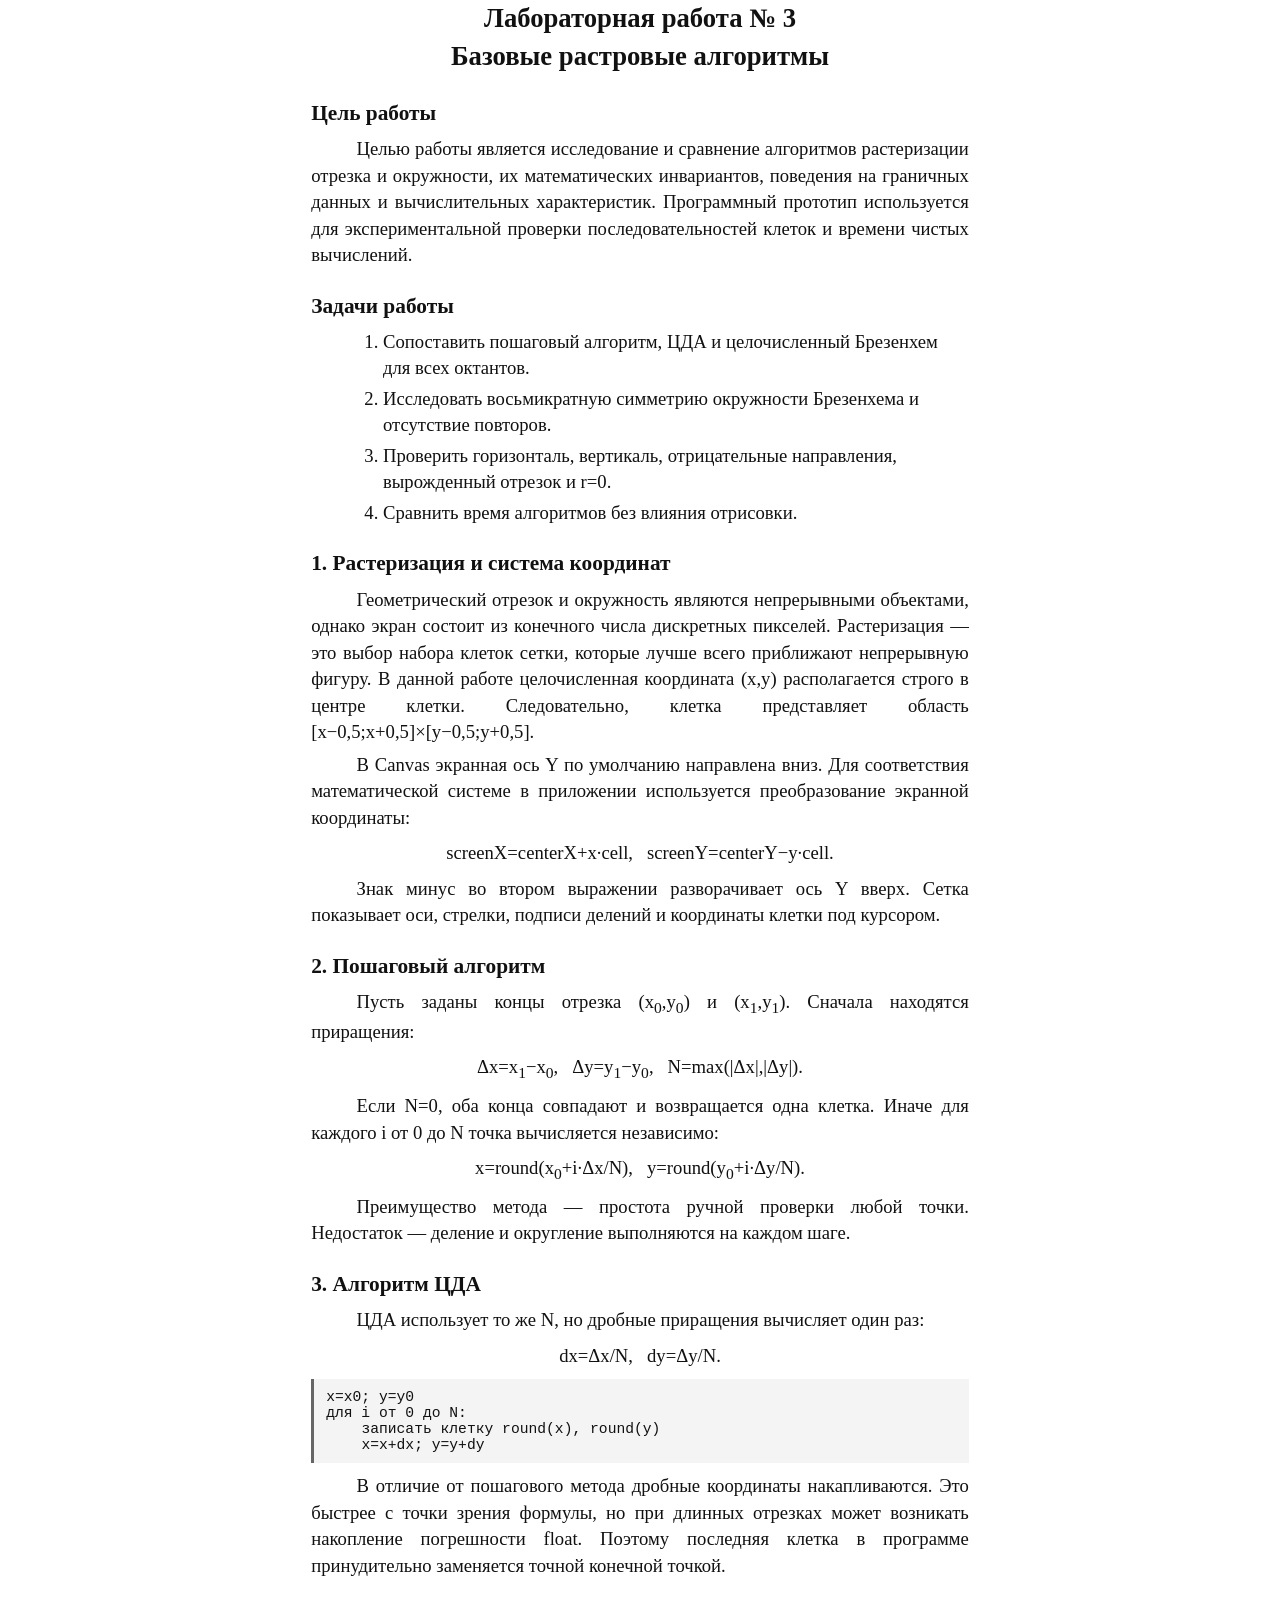
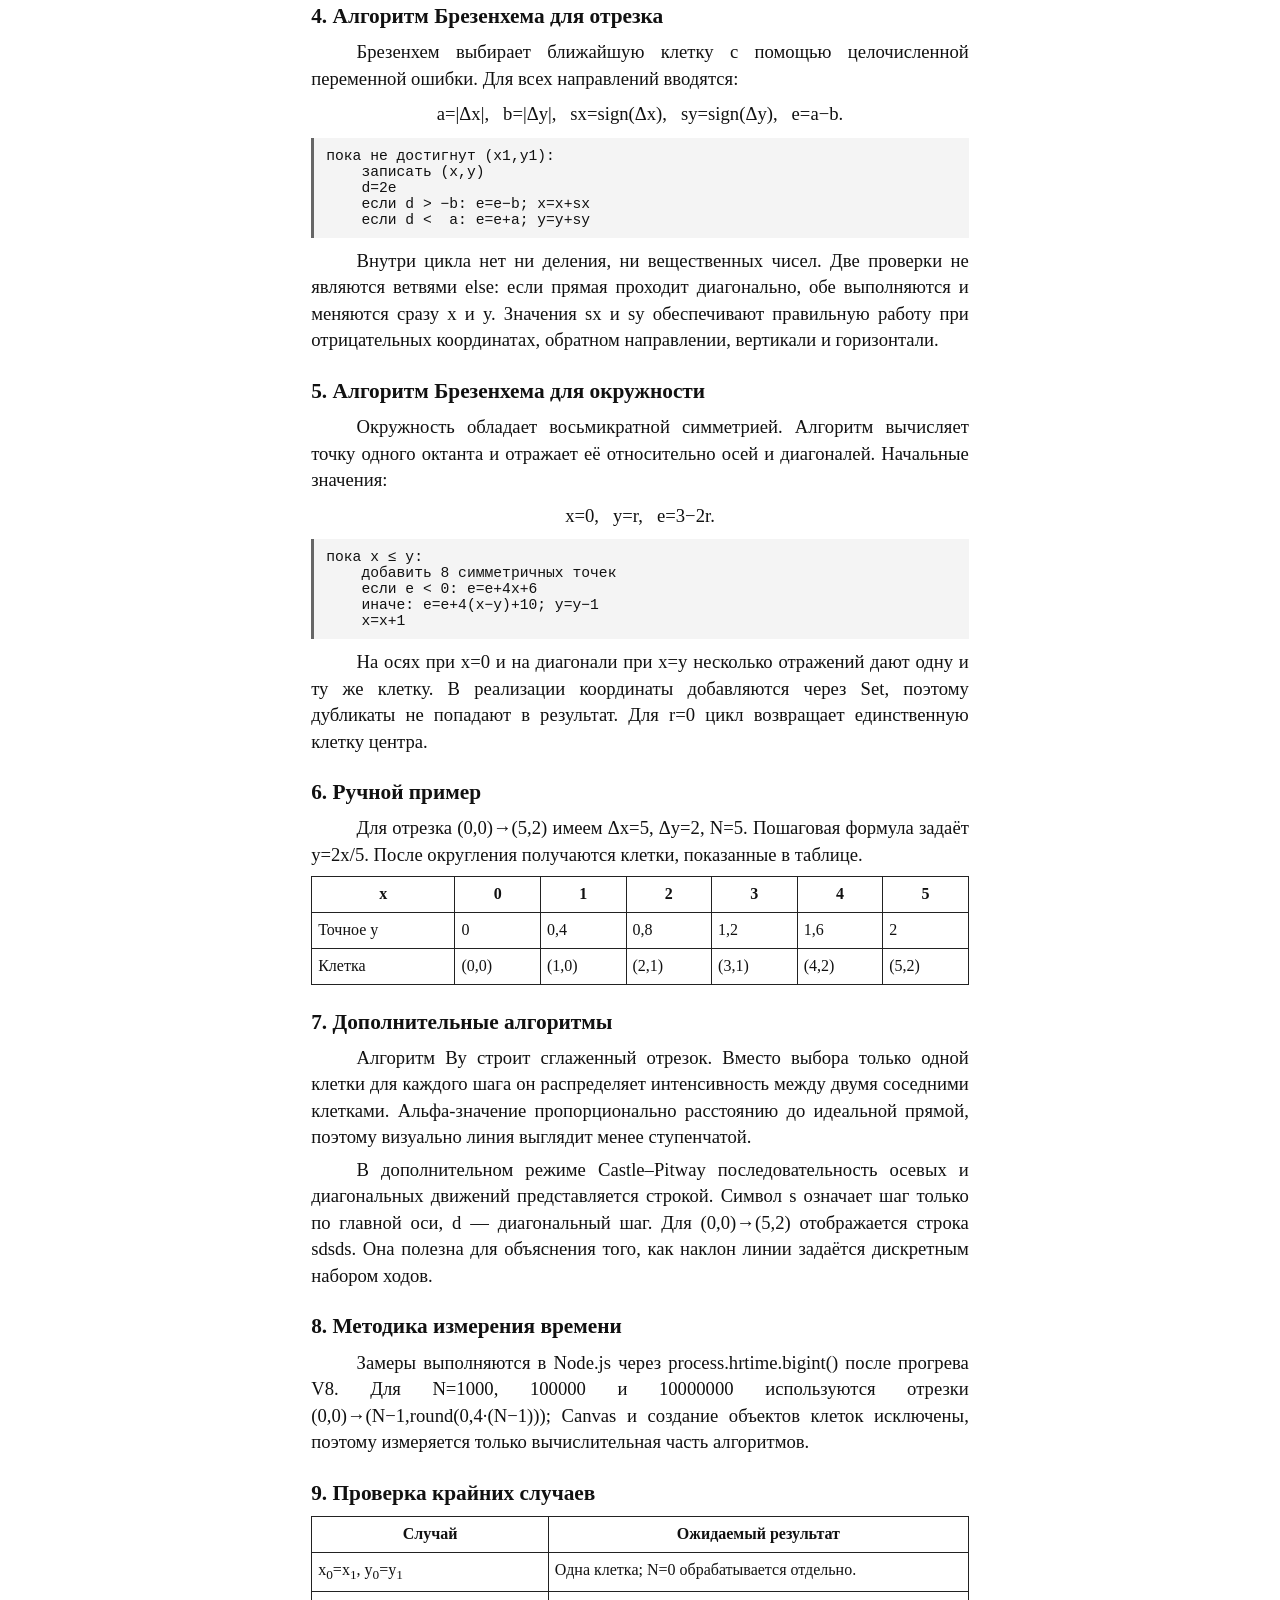
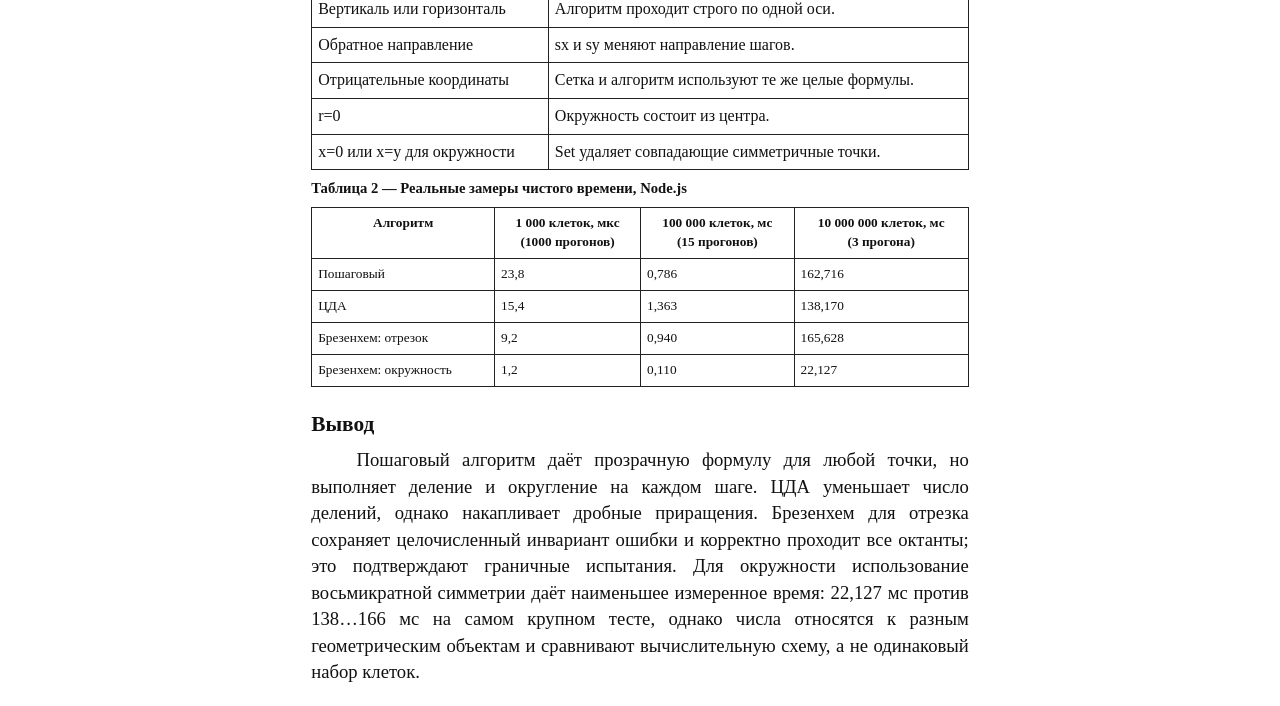
<file: lab3/report.html>
<!doctype html><html lang="ru"><head><meta charset="UTF-8"><title>Лабораторная работа 3 — Растровые алгоритмы</title><style>@page{size:A4;margin:20mm 18mm}body{font-family:"Times New Roman",serif;font-size:14pt;line-height:1.42;color:#111;max-width:174mm;margin:0 auto}h1{font-size:20pt;text-align:center;margin:0 0 20px}h2{font-size:16pt;margin:22px 0 8px}h3{font-size:14pt;margin:16px 0 6px}p{text-align:justify;text-indent:12mm;margin:6px 0}.formula{text-align:center;text-indent:0;font-family:"Cambria Math","Times New Roman",serif;margin:9px 0}pre{font:11pt Consolas,monospace;white-space:pre-wrap;background:#f4f4f4;border-left:3px solid #666;padding:10px 12px;margin:10px 0}table{border-collapse:collapse;width:100%;font-size:12pt;margin:8px 0}th,td{border:1px solid #222;padding:6px;vertical-align:top}th{text-align:center}ol{margin:5px 0 8px 12mm;padding-left:7mm}li{margin:4px 0}@media print{body{max-width:none}}</style></head><body>
<h1>Лабораторная работа № 3<br>Базовые растровые алгоритмы</h1>
<h2>Цель работы</h2><p>Целью работы является исследование и сравнение алгоритмов растеризации отрезка и окружности, их математических инвариантов, поведения на граничных данных и вычислительных характеристик. Программный прототип используется для экспериментальной проверки последовательностей клеток и времени чистых вычислений.</p>
<h2>Задачи работы</h2><ol><li>Сопоставить пошаговый алгоритм, ЦДА и целочисленный Брезенхем для всех октантов.</li><li>Исследовать восьмикратную симметрию окружности Брезенхема и отсутствие повторов.</li><li>Проверить горизонталь, вертикаль, отрицательные направления, вырожденный отрезок и r=0.</li><li>Сравнить время алгоритмов без влияния отрисовки.</li></ol>
<h2>1. Растеризация и система координат</h2><p>Геометрический отрезок и окружность являются непрерывными объектами, однако экран состоит из конечного числа дискретных пикселей. Растеризация — это выбор набора клеток сетки, которые лучше всего приближают непрерывную фигуру. В данной работе целочисленная координата (x,y) располагается строго в центре клетки. Следовательно, клетка представляет область [x−0,5;x+0,5]×[y−0,5;y+0,5].</p><p>В Canvas экранная ось Y по умолчанию направлена вниз. Для соответствия математической системе в приложении используется преобразование экранной координаты:</p><p class="formula">screenX=centerX+x·cell, &nbsp; screenY=centerY−y·cell.</p><p>Знак минус во втором выражении разворачивает ось Y вверх. Сетка показывает оси, стрелки, подписи делений и координаты клетки под курсором.</p>
<h2>2. Пошаговый алгоритм</h2><p>Пусть заданы концы отрезка (x<sub>0</sub>,y<sub>0</sub>) и (x<sub>1</sub>,y<sub>1</sub>). Сначала находятся приращения:</p><p class="formula">Δx=x<sub>1</sub>−x<sub>0</sub>, &nbsp; Δy=y<sub>1</sub>−y<sub>0</sub>, &nbsp; N=max(|Δx|,|Δy|).</p><p>Если N=0, оба конца совпадают и возвращается одна клетка. Иначе для каждого i от 0 до N точка вычисляется независимо:</p><p class="formula">x=round(x<sub>0</sub>+i·Δx/N), &nbsp; y=round(y<sub>0</sub>+i·Δy/N).</p><p>Преимущество метода — простота ручной проверки любой точки. Недостаток — деление и округление выполняются на каждом шаге.</p>
<h2>3. Алгоритм ЦДА</h2><p>ЦДА использует то же N, но дробные приращения вычисляет один раз:</p><p class="formula">dx=Δx/N, &nbsp; dy=Δy/N.</p><pre>x=x0; y=y0<br>для i от 0 до N:<br>    записать клетку round(x), round(y)<br>    x=x+dx; y=y+dy</pre><p>В отличие от пошагового метода дробные координаты накапливаются. Это быстрее с точки зрения формулы, но при длинных отрезках может возникать накопление погрешности float. Поэтому последняя клетка в программе принудительно заменяется точной конечной точкой.</p>
<h2>4. Алгоритм Брезенхема для отрезка</h2><p>Брезенхем выбирает ближайшую клетку с помощью целочисленной переменной ошибки. Для всех направлений вводятся:</p><p class="formula">a=|Δx|, &nbsp; b=|Δy|, &nbsp; sx=sign(Δx), &nbsp; sy=sign(Δy), &nbsp; e=a−b.</p><pre>пока не достигнут (x1,y1):<br>    записать (x,y)<br>    d=2e<br>    если d &gt; −b: e=e−b; x=x+sx<br>    если d &lt;  a: e=e+a; y=y+sy</pre><p>Внутри цикла нет ни деления, ни вещественных чисел. Две проверки не являются ветвями else: если прямая проходит диагонально, обе выполняются и меняются сразу x и y. Значения sx и sy обеспечивают правильную работу при отрицательных координатах, обратном направлении, вертикали и горизонтали.</p>
<h2>5. Алгоритм Брезенхема для окружности</h2><p>Окружность обладает восьмикратной симметрией. Алгоритм вычисляет точку одного октанта и отражает её относительно осей и диагоналей. Начальные значения:</p><p class="formula">x=0, &nbsp; y=r, &nbsp; e=3−2r.</p><pre>пока x ≤ y:<br>    добавить 8 симметричных точек<br>    если e &lt; 0: e=e+4x+6<br>    иначе: e=e+4(x−y)+10; y=y−1<br>    x=x+1</pre><p>На осях при x=0 и на диагонали при x=y несколько отражений дают одну и ту же клетку. В реализации координаты добавляются через Set, поэтому дубликаты не попадают в результат. Для r=0 цикл возвращает единственную клетку центра.</p>
<h2>6. Ручной пример</h2><p>Для отрезка (0,0)→(5,2) имеем Δx=5, Δy=2, N=5. Пошаговая формула задаёт y=2x/5. После округления получаются клетки, показанные в таблице.</p><table><tr><th>x</th><th>0</th><th>1</th><th>2</th><th>3</th><th>4</th><th>5</th></tr><tr><td>Точное y</td><td>0</td><td>0,4</td><td>0,8</td><td>1,2</td><td>1,6</td><td>2</td></tr><tr><td>Клетка</td><td>(0,0)</td><td>(1,0)</td><td>(2,1)</td><td>(3,1)</td><td>(4,2)</td><td>(5,2)</td></tr></table>
<h2>7. Дополнительные алгоритмы</h2><p>Алгоритм Ву строит сглаженный отрезок. Вместо выбора только одной клетки для каждого шага он распределяет интенсивность между двумя соседними клетками. Альфа-значение пропорционально расстоянию до идеальной прямой, поэтому визуально линия выглядит менее ступенчатой.</p><p>В дополнительном режиме Castle–Pitway последовательность осевых и диагональных движений представляется строкой. Символ s означает шаг только по главной оси, d — диагональный шаг. Для (0,0)→(5,2) отображается строка sdsds. Она полезна для объяснения того, как наклон линии задаётся дискретным набором ходов.</p>
<h2>8. Методика измерения времени</h2><p>Замеры выполняются в Node.js через process.hrtime.bigint() после прогрева V8. Для N=1000, 100000 и 10000000 используются отрезки (0,0)→(N−1,round(0,4·(N−1))); Canvas и создание объектов клеток исключены, поэтому измеряется только вычислительная часть алгоритмов.</p>
<h2>9. Проверка крайних случаев</h2><table><tr><th>Случай</th><th>Ожидаемый результат</th></tr><tr><td>x<sub>0</sub>=x<sub>1</sub>, y<sub>0</sub>=y<sub>1</sub></td><td>Одна клетка; N=0 обрабатывается отдельно.</td></tr><tr><td>Вертикаль или горизонталь</td><td>Алгоритм проходит строго по одной оси.</td></tr><tr><td>Обратное направление</td><td>sx и sy меняют направление шагов.</td></tr><tr><td>Отрицательные координаты</td><td>Сетка и алгоритм используют те же целые формулы.</td></tr><tr><td>r=0</td><td>Окружность состоит из центра.</td></tr><tr><td>x=0 или x=y для окружности</td><td>Set удаляет совпадающие симметричные точки.</td></tr></table>
<p style="text-indent:0;font-size:11pt"><b>Таблица 2 — Реальные замеры чистого времени, Node.js</b></p><table style="font-size:10pt"><tr><th>Алгоритм</th><th>1 000 клеток, мкс<br>(1000 прогонов)</th><th>100 000 клеток, мс<br>(15 прогонов)</th><th>10 000 000 клеток, мс<br>(3 прогона)</th></tr><tr><td>Пошаговый</td><td>23,8</td><td>0,786</td><td>162,716</td></tr><tr><td>ЦДА</td><td>15,4</td><td>1,363</td><td>138,170</td></tr><tr><td>Брезенхем: отрезок</td><td>9,2</td><td>0,940</td><td>165,628</td></tr><tr><td>Брезенхем: окружность</td><td>1,2</td><td>0,110</td><td>22,127</td></tr></table>
<h2>Вывод</h2><p>Пошаговый алгоритм даёт прозрачную формулу для любой точки, но выполняет деление и округление на каждом шаге. ЦДА уменьшает число делений, однако накапливает дробные приращения. Брезенхем для отрезка сохраняет целочисленный инвариант ошибки и корректно проходит все октанты; это подтверждают граничные испытания. Для окружности использование восьмикратной симметрии даёт наименьшее измеренное время: 22,127 мс против 138…166 мс на самом крупном тесте, однако числа относятся к разным геометрическим объектам и сравнивают вычислительную схему, а не одинаковый набор клеток.</p>
</body></html>
</file>
<file: lab1/styles.css>
:root{--ink:#19202c;--muted:#6d7788;--line:#dfe4ec;--paper:#fff;--bg:#f4f6f9;--accent:#5856d6;--shadow:0 12px 35px rgba(30,42,65,.09)}*{box-sizing:border-box}body{margin:0;background:var(--bg);font-family:Inter,Segoe UI,Arial,sans-serif;color:var(--ink)}.shell{max-width:1200px;margin:0 auto;padding:42px 24px 28px}.eyebrow,.label{font-size:11px;font-weight:800;letter-spacing:.11em;color:var(--accent);margin:0 0 8px}.eyebrow{letter-spacing:.14em}.label{display:block}h1{font-size:38px;letter-spacing:-.04em;margin:0}.subtitle{margin:8px 0 28px;color:var(--muted)}.workspace{display:grid;grid-template-columns:minmax(0,1fr) 270px;gap:18px;margin-bottom:18px}.picker-card,.preview-card,.model{background:var(--paper);border:1px solid var(--line);border-radius:16px;box-shadow:var(--shadow)}.picker-card{padding:20px}.section-head{display:flex;justify-content:space-between;align-items:baseline;margin-bottom:14px}h2{font-size:16px;margin:0}.hint{font-size:12px;color:var(--muted)}.picker-grid{display:grid;grid-template-columns:minmax(0,1fr) 32px;gap:12px;height:255px}canvas{width:100%;height:100%;display:block;border-radius:10px;cursor:crosshair;touch-action:none}#hueBar{cursor:ns-resize}.presets{display:flex;gap:8px;flex-wrap:wrap;margin-top:14px}.preset{width:26px;height:26px;border:2px solid #fff;border-radius:50%;box-shadow:0 0 0 1px #cbd2dc;cursor:pointer}.preset:focus-visible,button:focus-visible,input:focus-visible{outline:3px solid #a6b4ff;outline-offset:2px}.preview-card{padding:20px;display:flex;flex-direction:column;justify-content:space-between;min-height:355px}.swatch{height:182px;border-radius:12px;background:#ff641f;box-shadow:inset 0 0 0 1px rgba(0,0,0,.1)}.hex-line{display:flex;justify-content:space-between;align-items:center;margin-top:3px}.hex-line output{font-family:ui-monospace,Consolas,monospace;font-size:23px;font-weight:800}button{background:#eef0ff;border:0;color:#4444ac;font:inherit;font-weight:700;border-radius:7px;padding:8px 10px;cursor:pointer}.notice{font-size:12px;min-height:18px;color:var(--muted);margin:0}.notice.is-warning{color:#b35f00}.models{display:grid;grid-template-columns:repeat(3,1fr);gap:18px}.model{overflow:hidden}.model-header{padding:16px 18px;border-bottom:1px solid var(--line);display:flex;align-items:center;justify-content:space-between}.model-header h2{font-size:20px;letter-spacing:.04em}.model-header span{font-size:11px;color:var(--muted)}.controls{padding:12px 18px 16px}.control{display:grid;grid-template-columns:25px minmax(0,1fr) 73px;gap:10px;align-items:center;padding:7px 0}.control label{font-family:ui-monospace,Consolas,monospace;font-weight:800}.control input[type=range]{width:100%;margin:0;appearance:none;height:7px;border-radius:5px;background:#e4e7ef;cursor:pointer}.control input[type=range]::-webkit-slider-thumb{appearance:none;width:17px;height:17px;border-radius:50%;background:#fff;border:2px solid #3b4150;box-shadow:0 1px 3px #777}.control input[type=number]{width:100%;padding:7px 6px;border:1px solid #cfd5df;border-radius:7px;text-align:right;font:600 13px ui-monospace,Consolas,monospace;color:var(--ink);background:#fff}.unit{font-size:11px;color:var(--muted);margin-left:3px}footer{display:flex;justify-content:space-between;gap:15px;margin:18px 2px 0;color:var(--muted);font-size:12px}@media(max-width:800px){.workspace{grid-template-columns:1fr}.preview-card{min-height:250px}.models{grid-template-columns:1fr}.shell{padding:28px 14px}.picker-grid{height:235px}footer{display:block}footer span{display:block;margin:7px 0}}
</file>
<file: lab2/styles.css>
:root{--ink:#172133;--muted:#627085;--line:#dbe2ed;--bg:#eef2f7;--panel:#fff;--accent:#4465dd;--shadow:0 10px 26px rgba(24,40,68,.08)}*{box-sizing:border-box}body{margin:0;background:var(--bg);font-family:Inter,Segoe UI,Arial,sans-serif;color:var(--ink)}.app-shell{max-width:1400px;margin:auto;padding:32px 22px}.top{display:flex;justify-content:space-between;align-items:flex-start;margin-bottom:22px}.eyebrow{font-size:11px;font-weight:800;letter-spacing:.13em;color:var(--accent);margin:0 0 7px}h1{font-size:32px;letter-spacing:-.035em;margin:0}.top p:not(.eyebrow){margin:7px 0 0;color:var(--muted)}.status{background:#e9efff;color:#2947b3;border-radius:20px;padding:8px 12px;font-size:13px;font-weight:700}.toolbar,.control-row{display:flex;align-items:end;gap:12px;flex-wrap:wrap}.toolbar{background:#e4eaf4;border:1px solid var(--line);padding:12px;border-radius:12px;margin-bottom:16px}.spacer{flex:1}label{font-size:12px;color:var(--muted);font-weight:700;display:grid;gap:5px}select,input{font:inherit;color:var(--ink)}select{min-width:176px;background:#fff;border:1px solid #cbd4e1;border-radius:7px;padding:8px 29px 8px 9px;appearance:none;background-image:linear-gradient(45deg,transparent 50%,#66748a 50%),linear-gradient(135deg,#66748a 50%,transparent 50%);background-position:calc(100% - 13px) 50%,calc(100% - 9px) 50%;background-size:4px 4px,4px 4px;background-repeat:no-repeat}button,.file-button{border:0;border-radius:7px;padding:9px 12px;background:#fff;color:#38465c;font:700 13px Inter,Segoe UI,Arial,sans-serif;cursor:pointer;box-shadow:0 1px 2px #c9d0db}.primary{background:var(--accent);color:#fff;box-shadow:none}.quiet{background:#f2f5f9;border:1px solid #d5dce7;box-shadow:none}.file-button input{display:none}.image-grid{display:grid;grid-template-columns:1fr 1fr;gap:16px}.panel{background:var(--panel);border:1px solid var(--line);border-radius:14px;box-shadow:var(--shadow);overflow:hidden}.panel-title{display:flex;justify-content:space-between;align-items:center;border-bottom:1px solid var(--line);padding:13px 16px}.panel-title h2{font-size:15px;margin:0}.panel-title span{font-size:12px;color:var(--muted)}.canvas-wrap{height:320px;background:repeating-conic-gradient(#eef2f7 0 25%,#fff 0 50%) 50%/18px 18px;display:flex;justify-content:center;align-items:center;overflow:auto}.canvas-wrap canvas{box-shadow:0 1px 4px rgba(16,24,40,.22);image-rendering:auto}.controls,.histograms{margin-top:16px}.control-row{padding:15px 16px}.control-row label:first-child{flex:1;min-width:260px}.control-row select{width:100%}#valueControl{min-width:260px;grid-template-columns:1fr auto;align-items:center}#valueControl input{width:100%;accent-color:var(--accent)}#valueControl output{grid-column:2;grid-row:2;background:#eff3f9;padding:5px 7px;border-radius:5px;color:#283950;font-family:ui-monospace,Consolas,monospace}.formula,.hist-note{margin:0;padding:0 16px 14px;font:13px ui-monospace,Consolas,monospace;color:#53627a}.hist-note{font-family:inherit;font-size:12px}.hist-grid{display:grid;grid-template-columns:1fr 1fr;padding:0 16px 16px;gap:14px}.hist-grid canvas{width:100%;height:auto;border:1px solid #e0e6ef;border-radius:7px}footer{font-size:12px;color:var(--muted);text-align:center;margin:18px 0 0}@media(max-width:850px){.app-shell{padding:20px 12px}.top{display:block}.status{display:inline-block;margin-top:12px}.image-grid,.hist-grid{grid-template-columns:1fr}.canvas-wrap{height:270px}.toolbar{align-items:stretch}.spacer{display:none}.toolbar label,.toolbar button{width:100%}.toolbar select{width:100%}}
</file>
<file: lab3/styles.css>
:root{--ink:#172239;--muted:#64738a;--line:#dce4ef;--bg:#f0f4f9;--card:#fff;--accent:#3664d9;--shadow:0 12px 30px rgba(28,47,83,.09)}*{box-sizing:border-box}body{margin:0;background:var(--bg);font-family:Inter,Segoe UI,Arial,sans-serif;color:var(--ink)}.shell{max-width:1440px;margin:auto;padding:30px 22px}.eyebrow{margin:0 0 6px;font-size:11px;font-weight:800;letter-spacing:.14em;color:var(--accent)}h1{margin:0;font-size:32px;letter-spacing:-.035em}.lead{margin:7px 0 22px;color:var(--muted)}.layout{display:grid;grid-template-columns:370px minmax(0,1fr);gap:17px}.side{display:flex;flex-direction:column;gap:14px}.card,.canvas-card{background:var(--card);border:1px solid var(--line);border-radius:14px;box-shadow:var(--shadow)}.card{padding:15px}h2{font-size:15px;margin:0 0 12px}.card label{display:grid;gap:5px;font-size:12px;font-weight:750;color:var(--muted)}select,input{font:inherit;color:var(--ink)}select,input[type=number]{border:1px solid #cbd5e3;border-radius:7px;padding:8px;background:#fff;width:100%}select{appearance:none;background-image:linear-gradient(45deg,transparent 50%,#66748a 50%),linear-gradient(135deg,#66748a 50%,transparent 50%);background-position:calc(100% - 13px) 50%,calc(100% - 9px) 50%;background-size:4px 4px,4px 4px;background-repeat:no-repeat}.fields{display:grid;grid-template-columns:1fr 1fr;gap:9px;margin:12px 0}.hidden{display:none!important}.actions{display:grid;grid-template-columns:1fr 1fr;gap:9px;margin-bottom:11px}button{padding:9px 10px;border:1px solid #ccd6e5;background:#f6f8fc;border-radius:7px;color:#34455e;font:700 12px Inter,Segoe UI,Arial,sans-serif;cursor:pointer}.primary{background:var(--accent);color:#fff;border-color:var(--accent)}.toggle{display:flex!important;grid-template-columns:auto 1fr;align-items:center;gap:7px!important}.toggle input{width:auto}.muted{margin:9px 0 0;color:var(--muted);font-size:12px;line-height:1.35}.results p{margin:6px 0;display:flex;justify-content:space-between;font-size:13px}.results p span{color:var(--muted)}code{max-width:220px;white-space:nowrap;overflow:hidden;text-overflow:ellipsis;background:#edf1f7;padding:3px 5px;border-radius:4px}.results button{width:100%;margin-top:7px}.results pre{white-space:pre-wrap;margin:8px 0 0;font:11px ui-monospace,Consolas,monospace;color:#4b5a70}.steps{padding-bottom:7px}.table-wrap{max-height:270px;overflow:auto;border:1px solid var(--line);border-radius:6px}table{width:100%;border-collapse:collapse;font-size:11px;font-family:ui-monospace,Consolas,monospace}th,td{padding:5px;border-bottom:1px solid #edf0f5;text-align:right}th{position:sticky;top:0;background:#f4f7fb;color:#526078}.canvas-card{overflow:hidden;min-height:700px;display:flex;flex-direction:column}.canvas-head{padding:15px 17px;border-bottom:1px solid var(--line);display:flex;justify-content:space-between;align-items:center}.canvas-head h2{margin:0 0 3px;font-size:17px}.canvas-head span{font-size:12px;color:var(--muted)}.badge{background:#edf2ff;color:#3856bc!important;border-radius:15px;padding:5px 8px;font-weight:800}.canvas-card canvas{display:block;width:100%;height:640px;min-height:300px;cursor:crosshair}.legend{padding:10px 17px;border-top:1px solid var(--line);font-size:12px;color:var(--muted)}.legend i{display:inline-block;width:13px;height:13px;vertical-align:-2px;margin:0 5px 0 14px}.legend i:first-child{margin-left:0}.raster{background:#3564dc}.ideal{border-top:2px solid #ed5d5d;height:4px!important}@media(max-width:900px){.layout{grid-template-columns:1fr}.canvas-card{min-height:500px}.canvas-card canvas{height:480px}}@media(max-width:520px){.shell{padding:20px 12px}.actions{grid-template-columns:1fr}.canvas-card canvas{height:390px}.fields{grid-template-columns:1fr 1fr}}
</file>
<file: lab4/styles.css>
:root{--ink:#172239;--muted:#64738a;--line:#dce4ef;--bg:#f0f4f9;--card:#fff;--accent:#3664d9;--shadow:0 12px 30px rgba(28,47,83,.09)}*{box-sizing:border-box}body{margin:0;background:var(--bg);font-family:Inter,Segoe UI,Arial,sans-serif;color:var(--ink)}.shell{max-width:1440px;margin:auto;padding:30px 22px}.eyebrow{margin:0 0 6px;font-size:11px;font-weight:800;letter-spacing:.14em;color:var(--accent)}h1{margin:0;font-size:32px;letter-spacing:-.035em}.lead{margin:7px 0 22px;color:var(--muted)}.layout{display:grid;grid-template-columns:390px minmax(0,1fr);gap:17px}.side{display:flex;flex-direction:column;gap:14px}.card,.canvas-card{background:var(--card);border:1px solid var(--line);border-radius:14px;box-shadow:var(--shadow)}.card{padding:15px}h2{font-size:15px;margin:0 0 12px}.card label{display:grid;gap:5px;font-size:12px;font-weight:750;color:var(--muted)}textarea,select,input{font:inherit;color:var(--ink)}textarea,select,input[type=number]{border:1px solid #cbd5e3;border-radius:7px;padding:8px;background:#fff;width:100%}textarea{height:220px;resize:vertical;font:12px ui-monospace,Consolas,monospace;line-height:1.4}.tabs{display:grid;grid-template-columns:1fr 1fr;margin-bottom:11px;border:1px solid #ccd6e5;border-radius:8px;overflow:hidden}.tabs button{border:0;border-radius:0;background:#f6f8fc}.tabs .active{color:#fff;background:var(--accent)}.fields,.actions{display:grid;grid-template-columns:1fr 1fr;gap:9px;margin:12px 0}.actions{margin-bottom:8px}button{padding:9px 10px;border:1px solid #ccd6e5;background:#f6f8fc;border-radius:7px;color:#34455e;font:700 12px Inter,Segoe UI,Arial,sans-serif;cursor:pointer}.primary{background:var(--accent);color:#fff;border-color:var(--accent)}.muted{margin:9px 0 0;color:var(--muted);font-size:12px;line-height:1.35}.message{display:none;margin:7px 0 0;font-size:12px;line-height:1.35;color:#a33b3b}.message.show{display:block}.results p{margin:6px 0;display:flex;justify-content:space-between;font-size:13px}.results p span{color:var(--muted)}code{font:11px ui-monospace,Consolas,monospace;background:#edf1f7;padding:3px 5px;border-radius:4px}.results pre{white-space:pre-wrap;margin:8px 0 0;font:11px ui-monospace,Consolas,monospace;color:#4b5a70;max-height:120px;overflow:auto}.steps{padding-bottom:7px}.steps>label{margin-bottom:8px}.table-wrap{max-height:300px;overflow:auto;border:1px solid var(--line);border-radius:6px}table{width:100%;border-collapse:collapse;font-size:10.5px;font-family:ui-monospace,Consolas,monospace}th,td{padding:6px 5px;border-bottom:1px solid #edf0f5;text-align:left;vertical-align:top}th{position:sticky;top:0;background:#f4f7fb;color:#526078}.canvas-card{overflow:hidden;min-height:720px;display:flex;flex-direction:column}.canvas-head{padding:15px 17px;border-bottom:1px solid var(--line);display:flex;justify-content:space-between;align-items:center}.canvas-head h2{margin:0 0 3px;font-size:17px}.canvas-head span{font-size:12px;color:var(--muted)}.badge{background:#edf2ff;color:#3856bc!important;border-radius:15px;padding:5px 8px;font-weight:800}.canvas-card canvas{display:block;width:100%;height:660px;min-height:300px;cursor:crosshair}.legend{padding:10px 17px;border-top:1px solid var(--line);font-size:12px;color:var(--muted)}.legend i{display:inline-block;width:18px;height:12px;vertical-align:-2px;margin:0 5px 0 14px}.legend i:first-child{margin-left:0}.source{border-top:2px dashed #6b7a90}.window{border-top:3px solid #ee8b22}.visible{border-top:4px solid #197a53}@media(max-width:900px){.layout{grid-template-columns:1fr}.canvas-card{min-height:500px}.canvas-card canvas{height:480px}}@media(max-width:520px){.shell{padding:20px 12px}.actions,.fields{grid-template-columns:1fr}.tabs{grid-template-columns:1fr}.canvas-card canvas{height:390px}}
</file>
